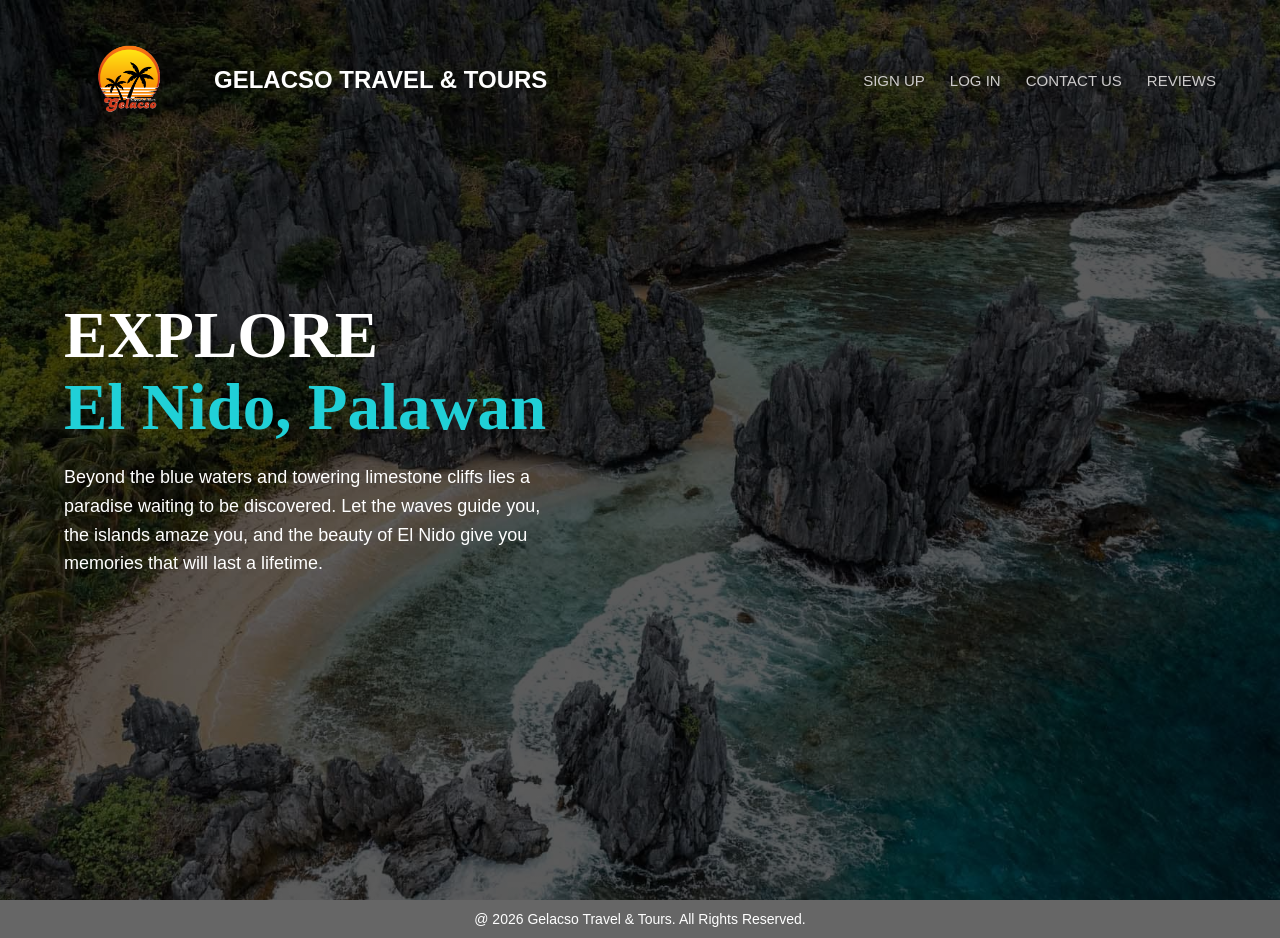
<file: index.html>
<!DOCTYPE html>

<html>

<head>
<meta name="viewport" content="width=device-width, initial-scale=1.0">
    <title>Gelacso Travel & Tours</title>

    <link rel="stylesheet" href="style.css">

</head>

<body>

    <section class = "section1">
    <header class="hero">

        <nav>

            <div class="logo">

                <img src="images/gelacso.png">

                <h2>
                    GELACSO TRAVEL & TOURS
                </h2>

            </div>

            <input type="checkbox" id="menu-toggle" class="menu-toggle">
            <label for="menu-toggle" class="hamburger">&#9776;</label>
            <div class="nav-links">
                <a class="register" href="register.php">SIGN UP</a>
                <a href="login.php">LOG IN</a>
                <a href="contact.html">CONTACT US</a>
                <a href="reviews.html">REVIEWS</a>
            </div>

        </nav>



        <main>

            <section class="index">

                <h1>
                    EXPLORE <br>
                    <span>El Nido, Palawan</span>
                </h1>

                <p>
                    Beyond the blue waters and towering limestone cliffs lies a paradise waiting to be discovered.
                     Let the waves guide you, the islands amaze you, and the beauty of El Nido give you memories that will last a lifetime.
                </p>

            </section>

        </main>

    </header>
</section>

    <footer>

        <p>
            @ 2026 Gelacso Travel & Tours. All Rights Reserved.
        </p>

    </footer>
</body>

</html>
</file>
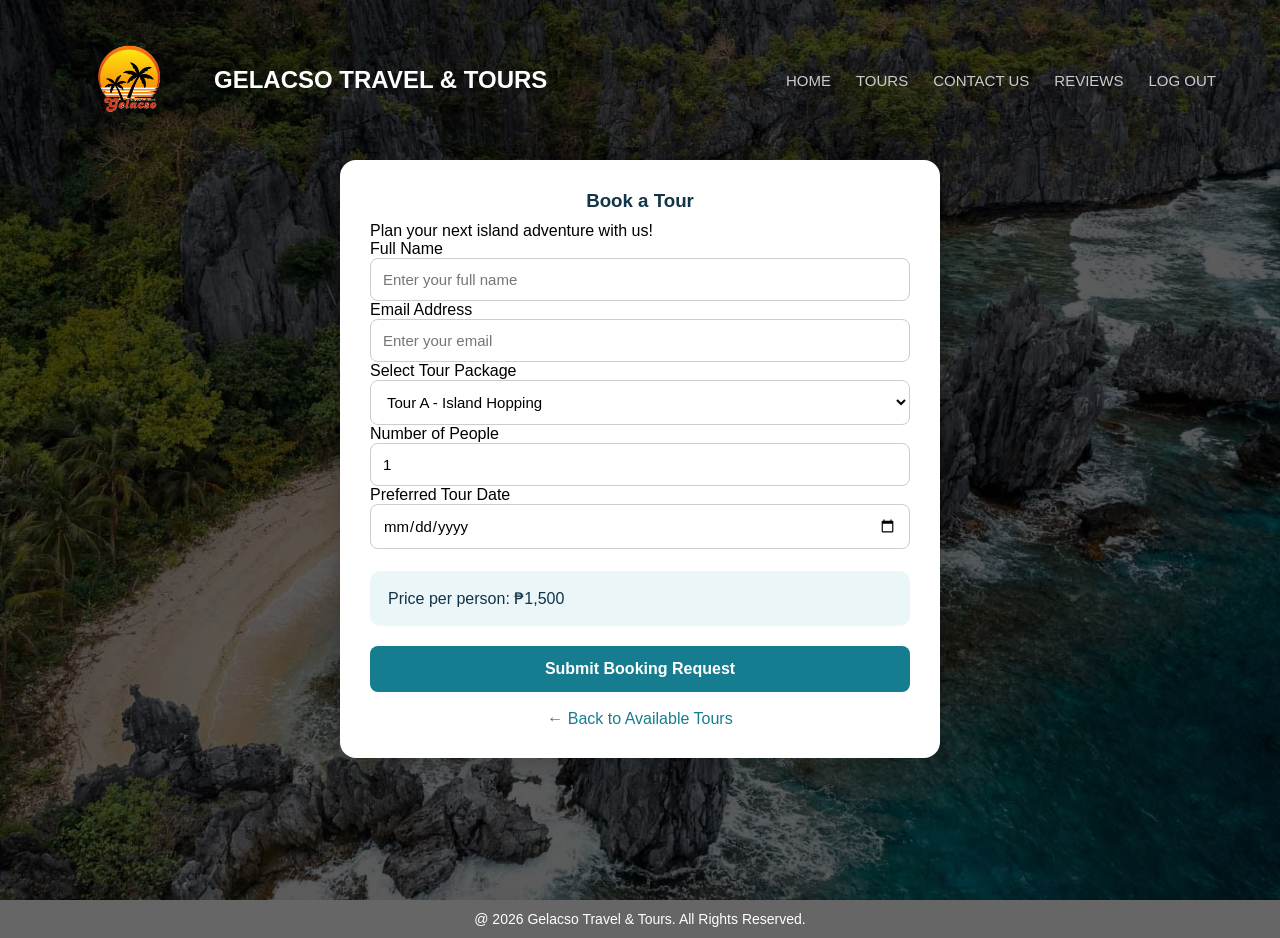
<file: booktour.html>
<?php include "auth.php"; ?>
<!DOCTYPE html>

<html>

<head>

    <title>Gelacso Travel & Tours</title>

    <link rel="stylesheet" href="style.css">

</head>


<body>

   
    <section class="section1">

        <header class="hero">

         
            <nav>

                <div class="logo">

                    <img src="images/gelacso.png" alt="Gelacso Travel & Tours">

                    <h2>
                        GELACSO TRAVEL & TOURS
                    </h2>

                </div>

                <input type="checkbox" id="menu-toggle" class="menu-toggle">
                <label for="menu-toggle" class="hamburger">&#9776;</label>
                <div class="nav-links">
                    <a href="home.html">HOME</a>
                    <a href="tours.html">TOURS</a>
                    <a href="contact.html">CONTACT US</a>
                    <a href="reviews.html">REVIEWS</a>
                    <a href="logout.php">LOG OUT</a>
                </div>

            </nav>

           
            <main>

                <section class="booking-page">

                    <div class="booking-container">

                        <h1>Book a Tour</h1>

                        <p class="booking-description">
                            Plan your next island adventure with us!
                        </p>

                        <form class="booking-form" id="bookingForm">

                            <label for="customerName">
                                Full Name
                            </label>

                            <input
                                type="text"
                                id="customerName"
                                name="customerName"
                                placeholder="Enter your full name"
                                required
                            >

                            <label for="customerEmail">
                                Email Address
                            </label>

                            <input
                                type="email"
                                id="customerEmail"
                                name="customerEmail"
                                placeholder="Enter your email"
                                required
                            >

                            <label for="tour">
                                Select Tour Package
                            </label>

                            <select id="tour" name="tour" required>
                                <option value="A">Tour A - Island Hopping</option>
                                <option value="B">Tour B - Island Hopping</option>
                                <option value="C">Tour C - Island Hopping</option>
                                <option value="D">Tour D - Island Hopping</option>
                            </select>

                            <label for="people">
                                Number of People
                            </label>

                            <input
                                type="number"
                                id="people"
                                name="people"
                                min="1"
                                max="100"
                                value="1"
                                required
                            >

                            <label for="tourDate">
                                Preferred Tour Date
                            </label>

                            <input
                                type="date"
                                id="tourDate"
                                name="tourDate"
                                required
                            >

                            <div class="booking-total">

                                <p>Price per person: ₱1,500</p>


                            </div>

                            <button
                                type="submit"
                                class="booking-submit"
                            >
                                Submit Booking Request
                            </button>

                            <a href="home.html" class="booking-back">
                                ← Back to Available Tours
                            </a>

                        </form>

                    </div>

                </section>

            </main>

        </header>

    </section>
    
    <footer>

        <p>
            @ 2026 Gelacso Travel & Tours. All Rights Reserved.
        </p>

    </footer>
</body>

</html>
</file>
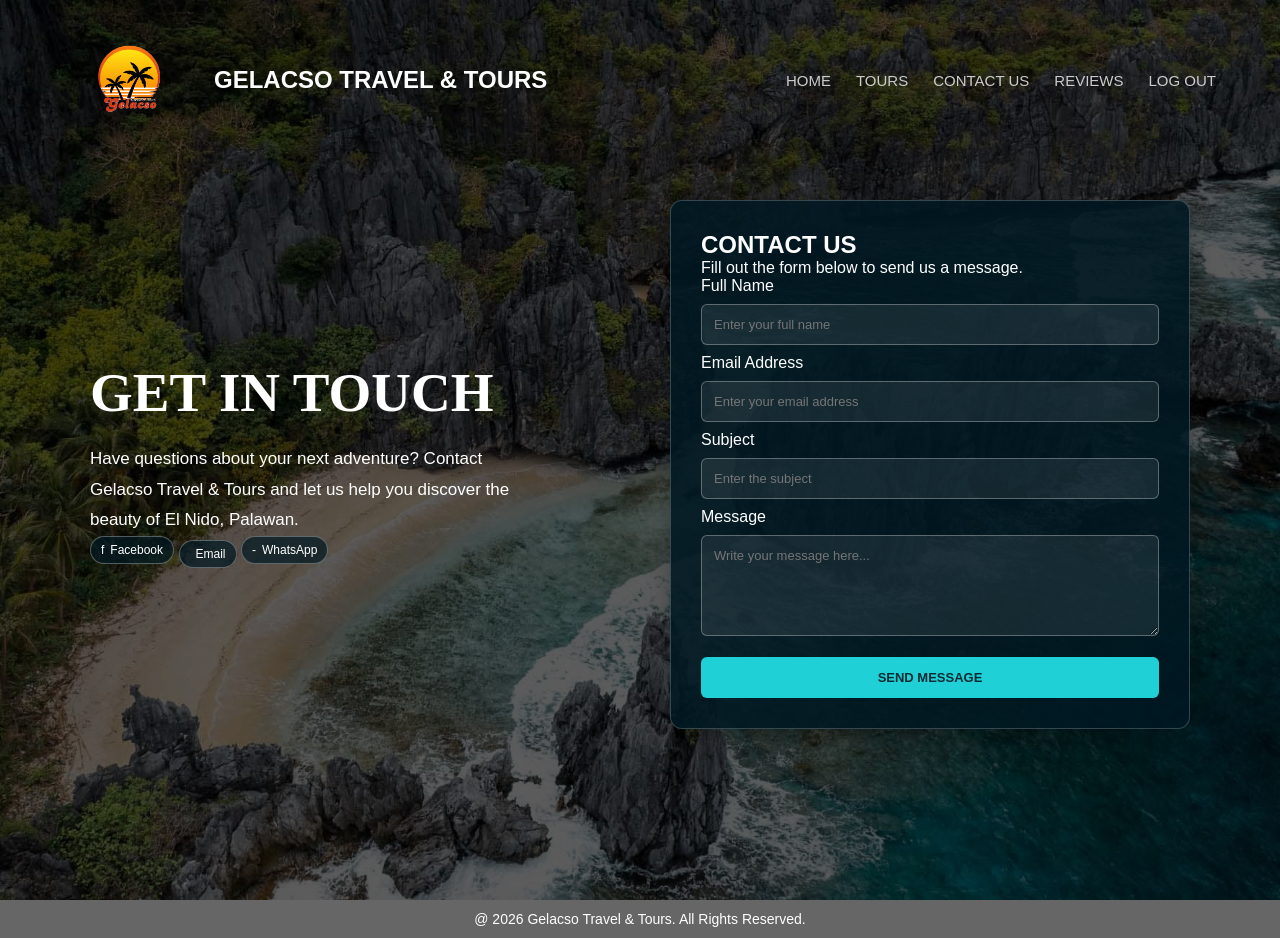
<file: contact.html>
<!DOCTYPE html>
<html>

<head>
    <meta name="viewport" content="width=device-width, initial-scale=1.0">
    <title>Contact Us - Gelacso Travel & Tours</title>
    <link rel="stylesheet" href="style.css">
</head>

<body>

    <section class="section1">
        <header class="hero">

            
<nav>


    <div class="logo">
        <img src="images/gelacso.png" alt="Gelacso Travel & Tours">
        <h2>GELACSO TRAVEL & TOURS</h2>
    </div>

    <!-- Keep your existing links inside this div -->
    <input type="checkbox" id="menu-toggle" class="menu-toggle">
    <label for="menu-toggle" class="hamburger">&#9776;</label>
    <div class="nav-links">
        <a href="home.html">HOME</a>
        <a href="tours.html">TOURS</a>
        <a href="contact.html">CONTACT US</a>
        <a href="reviews.html">REVIEWS</a>
        <a href="logout.php">LOG OUT</a>
    </div>
</nav>

            <main class="contact-page">

                <section class="contact-info">
                    <h1>GET IN TOUCH</h1>

<p>
    Have questions about your next adventure?
    Contact Gelacso Travel & Tours and let us help you discover the beauty of El Nido, Palawan.
</p>

<div class="contact-socials">

    <a 
       aria-label="Facebook">
        <span class="social-f">f</span>
        Facebook
    </a>

    <a
       aria-label="Email">
        <span class="social-email"></span>
        Email
    </a>

    <a 
       aria-label="WhatsApp">
        <span class="social-whatsapp">-</span>
        WhatsApp
    </a>

</div>

                </section>

                <section class="contact-form-container">

                    <h2>CONTACT US</h2>

                    <p>Fill out the form below to send us a message.</p>

                    <form action="#" method="post">

                        <label for="fullname">Full Name</label>
                        <input
                            type="text"
                            id="fullname"
                            name="fullname"
                            placeholder="Enter your full name"
                            required
                        >

                        <label for="email">Email Address</label>
                        <input
                            type="email"
                            id="email"
                            name="email"
                            placeholder="Enter your email address"
                            required
                        >

                        <label for="subject">Subject</label>
                        <input
                            type="text"
                            id="subject"
                            name="subject"
                            placeholder="Enter the subject"
                            required
                        >

                        <label for="message">Message</label>
                        <textarea
                            id="message"
                            name="message"
                            rows="5"
                            placeholder="Write your message here..."
                            required
                        ></textarea>

                        <button type="submit">SEND MESSAGE</button>

                    </form>

                </section>

            </main>

        </header>
    </section>

    <footer>
        <p>
            @ 2026 Gelacso Travel & Tours. All Rights Reserved.
        </p>
    </footer>

</body>
</html>
</file>
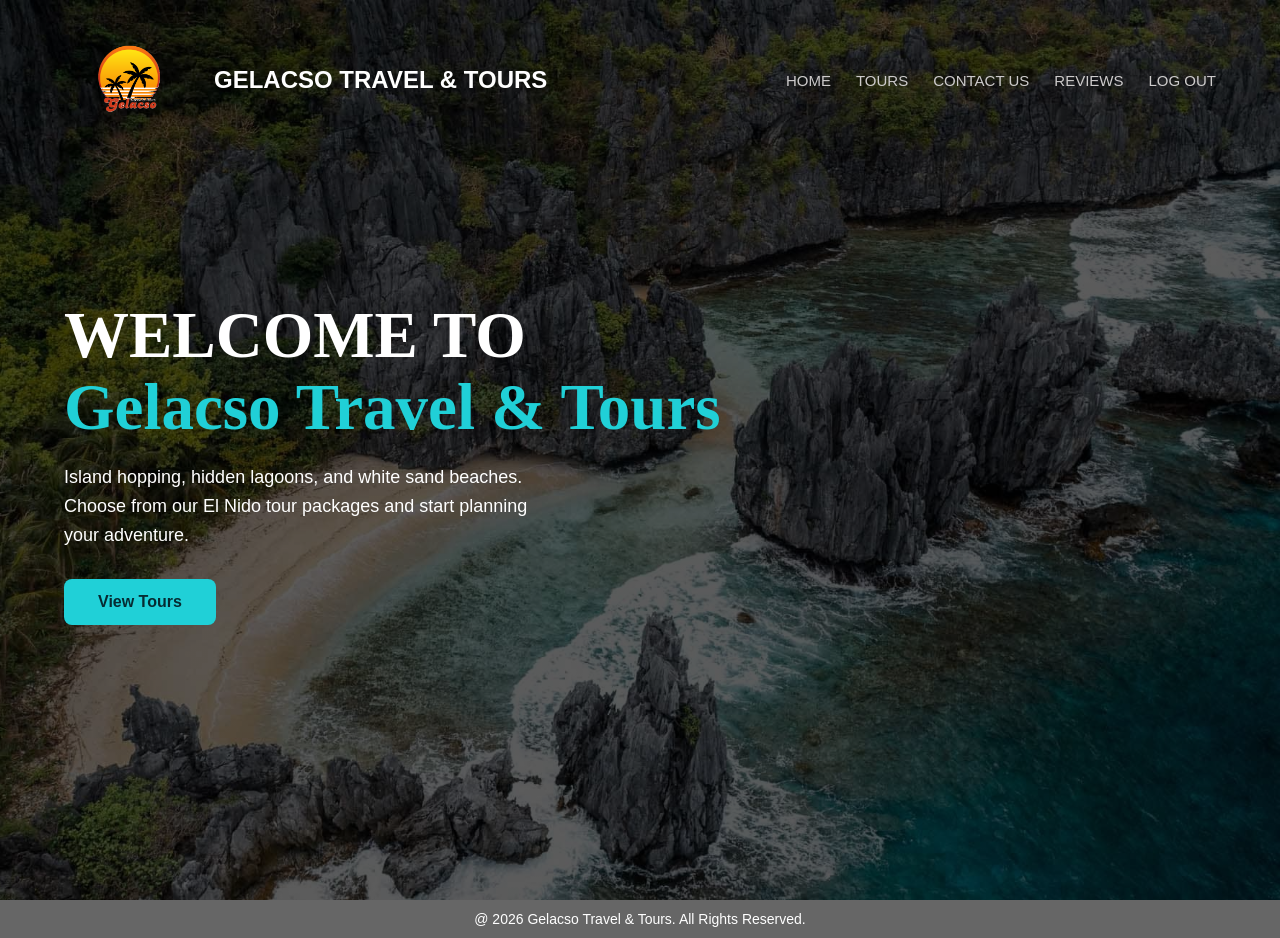
<file: home.html>
<?php include "auth.php"; ?>
<!DOCTYPE html>
<html>
<head>
    <meta name="viewport" content="width=device-width, initial-scale=1.0">
    <title>Gelacso Travel & Tours</title>
    <link rel="stylesheet" href="style.css">
</head>
<body>
    <body class="tours-bg">
    <section class="section1">
    <header class="hero">
        <nav>
            <div class="logo">
                <img src="images/gelacso.png" alt="Gelacso Travel & Tours">
                <h2>GELACSO TRAVEL & TOURS</h2>
            </div>
            <input type="checkbox" id="menu-toggle" class="menu-toggle">
            <label for="menu-toggle" class="hamburger">&#9776;</label>
            <div class="nav-links">
                <a href="home.html">HOME</a>
                <a href="tours.html">TOURS</a>
                <a href="contact.html">CONTACT US</a>
                <a href="reviews.html">REVIEWS</a>
                <a href="logout.php">LOG OUT</a>
            </div>
        </nav>

        <main>
            <section class="index">
                <h1>
                    WELCOME TO <br>
                    <span>Gelacso Travel & Tours</span>
                </h1>
                <p>
                    Island hopping, hidden lagoons, and white sand beaches.
                    Choose from our El Nido tour packages and start planning your adventure.
                </p>
                <a href="tours.html" class="view-tours-btn">View Tours</a>
            </section>
        </main>
    </header>
    </section>
</body>
    <footer>
        <p>@ 2026 Gelacso Travel & Tours. All Rights Reserved.</p>
    </footer>
</body>
</html>
</file>
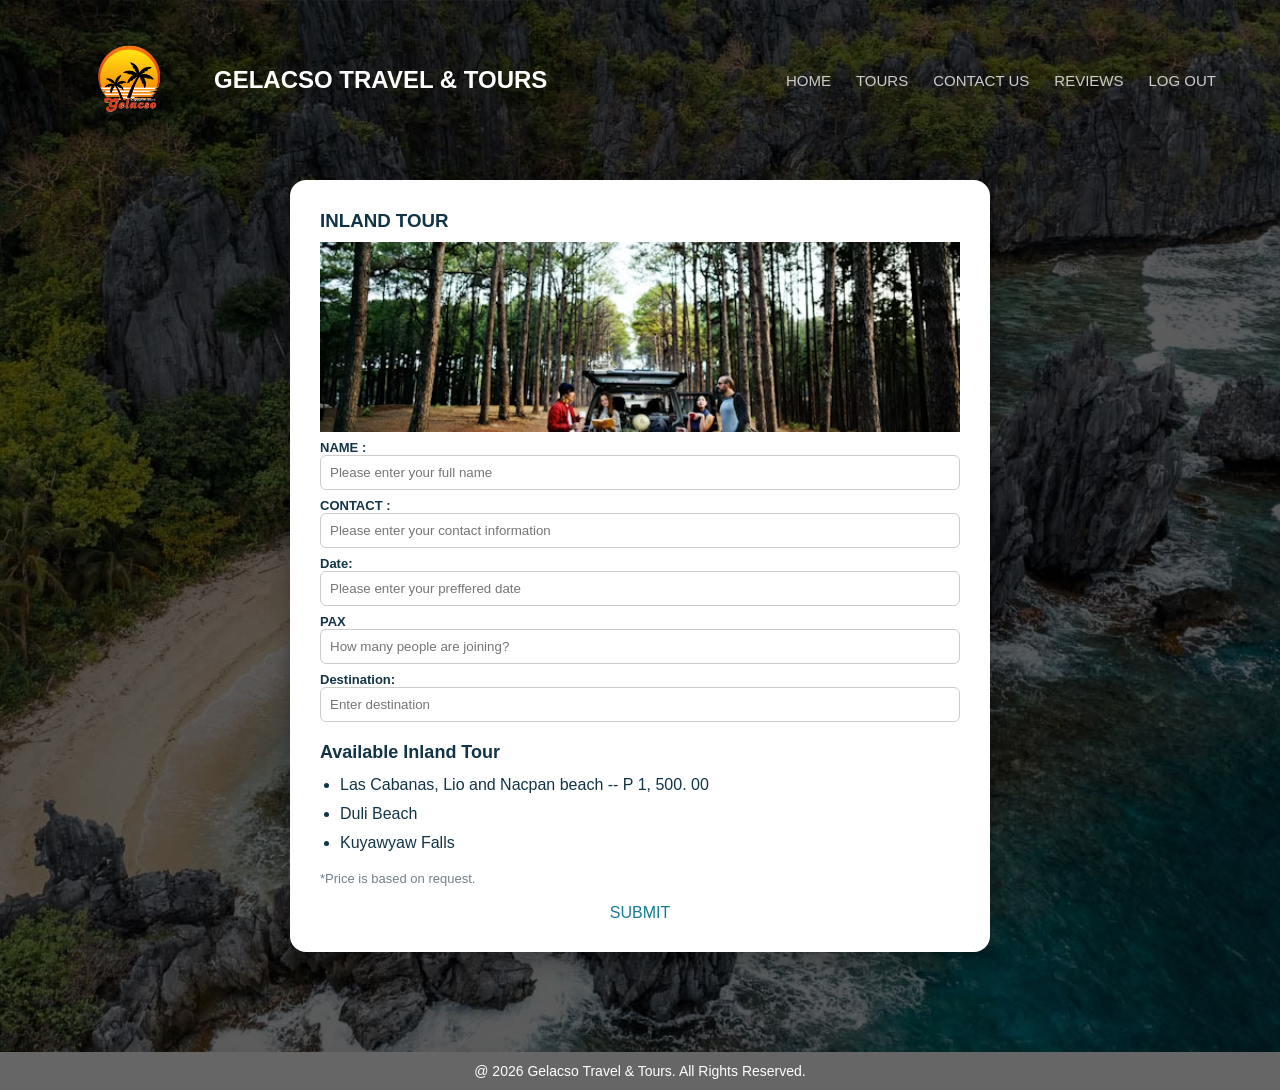
<file: inland.html>
<?php include "auth.php"; ?>
<!DOCTYPE html>
<html>
<head>
    <meta name="viewport" content="width=device-width, initial-scale=1.0">
    <title>INLAND TOUR - Gelacso Travel & Tours</title>
    <link rel="stylesheet" href="style.css">
</head>
<body>
    <section class="section1">
    <header class="hero">

        <nav>
            <div class="logo">
                <img src="images/gelacso.png" alt="Gelacso Travel & Tours">
                <h2>GELACSO TRAVEL & TOURS</h2>
            </div>
            <input type="checkbox" id="menu-toggle" class="menu-toggle">
            <label for="menu-toggle" class="hamburger">&#9776;</label>
            <div class="nav-links">
                <a href="home.html">HOME</a>
                <a href="tours.html">TOURS</a>
                <a href="contact.html">CONTACT US</a>
                <a href="reviews.html">REVIEWS</a>
                <a href="logout.php">LOG OUT</a>
            </div>
        </nav>

        <main>
            <section class="simple-page">
                <div class="simple-box">
                    <h1>INLAND TOUR</h1>

                    <div class="van-photo">
    <img src="images/inland.png" alt="Van transfer">
</div>

                    <div class="van-form">
                        <label>NAME : </label>
                        <input type="text" placeholder="Please enter your full name">
                        <label>CONTACT :</label>
                        <input type="text" placeholder="Please enter your contact information">
                        <label>Date:</label>
                        <input type="text" placeholder="Please enter your preffered date">
                        <label>PAX</label>
                        <input type="text" placeholder="How many people are joining?">
                         <label>Destination:</label>
                        <input type="text" placeholder="Enter destination">
                    </div>

                    <h2>Available Inland Tour</h2>
                    <ul>
                        <li>Las Cabanas, Lio and Nacpan beach -- P 1, 500. 00</li>
                        <li>Duli Beach </li>
                        <li>Kuyawyaw Falls</li>

                    </ul>

                    <p class="simple-note">*Price is based on request.</p>

                     <a class="booking-back"> SUBMIT</a>
                </div>
            </section>
        </main>

    </header>
    </section>

    <footer>
        <p>@ 2026 Gelacso Travel & Tours. All Rights Reserved.</p>
    </footer>
</body>
</html>
</file>
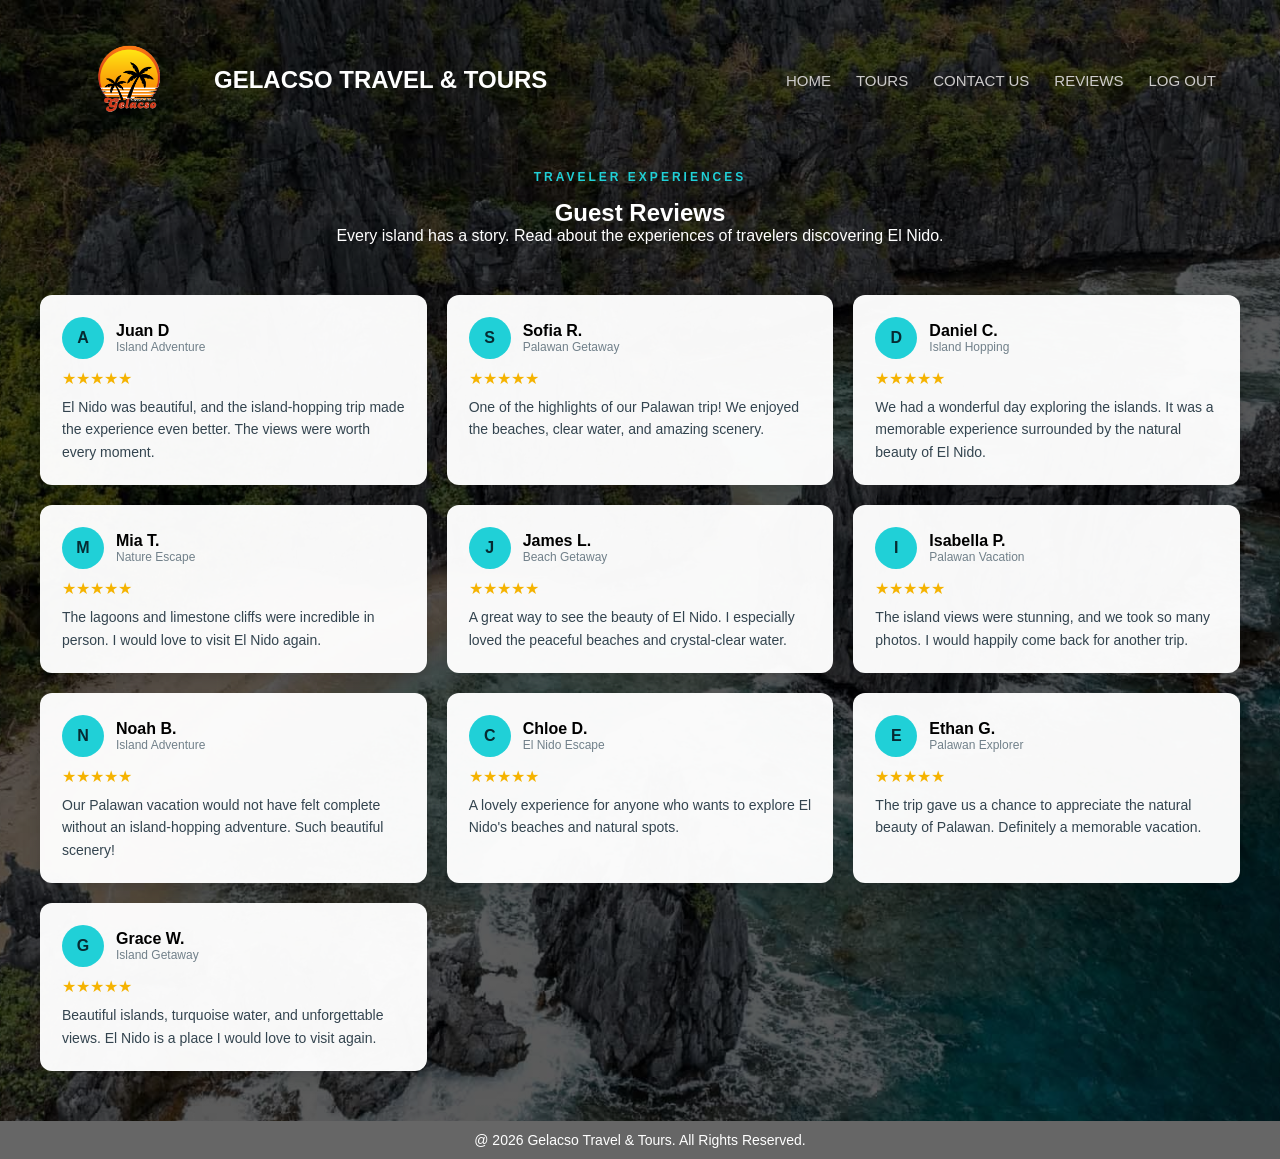
<file: reviews.html>
<!DOCTYPE html>
<html>

<head>
    <meta name="viewport" content="width=device-width, initial-scale=1.0">
    <title>Contact Us - Gelacso Travel & Tours</title>
    <link rel="stylesheet" href="style.css">
</head>

<body>

    <section class="section1">
        <header class="hero">

            <nav>

                <div class="logo">
                    <img src="images/gelacso.png">
                    <h2>GELACSO TRAVEL & TOURS</h2>
                </div>

                <input type="checkbox" id="menu-toggle" class="menu-toggle">
                <label for="menu-toggle" class="hamburger">&#9776;</label>
                <div class="nav-links">
                    <a href="home.html">HOME</a>
                    <a href="tours.html">TOURS</a>
                    <a href="contact.html">CONTACT US</a>
                    <a href="reviews.html">REVIEWS</a>
                    <a href="logout.php">LOG OUT</a>
                </div>

            </nav>

            <main class="reviews-content">

                <div class="reviews-heading">
                    <p class="reviews-label">TRAVELER EXPERIENCES</p>
                    <h1>Guest <span>Reviews</span></h1>
                    <p>
                        Every island has a story. Read about the
                        experiences of travelers discovering El Nido.
                    </p>
                </div>

                <div class="reviews-grid">

                    <article class="review-card">
                        <div class="review-top">
                            <div class="review-avatar">A</div>
                            <div>
                                <h3>Juan D</h3>
                                <p>Island Adventure</p>
                            </div>
                        </div>
                        <div class="review-stars">★★★★★</div>
                        <p class="review-text">
                            El Nido was beautiful, and the island-hopping
                            trip made the experience even better. The views
                            were worth every moment.
                        </p>
                    </article>

                    <article class="review-card">
                        <div class="review-top">
                            <div class="review-avatar">S</div>
                            <div>
                                <h3>Sofia R.</h3>
                                <p>Palawan Getaway</p>
                            </div>
                        </div>
                        <div class="review-stars">★★★★★</div>
                        <p class="review-text">
                            One of the highlights of our Palawan trip!
                            We enjoyed the beaches, clear water, and
                            amazing scenery.
                        </p>
                    </article>

                    <article class="review-card">
                        <div class="review-top">
                            <div class="review-avatar">D</div>
                            <div>
                                <h3>Daniel C.</h3>
                                <p>Island Hopping</p>
                            </div>
                        </div>
                        <div class="review-stars">★★★★★</div>
                        <p class="review-text">
                            We had a wonderful day exploring the islands.
                            It was a memorable experience surrounded by
                            the natural beauty of El Nido.
                        </p>
                    </article>

                    <article class="review-card">
                        <div class="review-top">
                            <div class="review-avatar">M</div>
                            <div>
                                <h3>Mia T.</h3>
                                <p>Nature Escape</p>
                            </div>
                        </div>
                        <div class="review-stars">★★★★★</div>
                        <p class="review-text">
                            The lagoons and limestone cliffs were
                            incredible in person. I would love to visit
                            El Nido again.
                        </p>
                    </article>

                    <article class="review-card">
                        <div class="review-top">
                            <div class="review-avatar">J</div>
                            <div>
                                <h3>James L.</h3>
                                <p>Beach Getaway</p>
                            </div>
                        </div>
                        <div class="review-stars">★★★★★</div>
                        <p class="review-text">
                            A great way to see the beauty of El Nido.
                            I especially loved the peaceful beaches and
                            crystal-clear water.
                        </p>
                    </article>

                    <article class="review-card">
                        <div class="review-top">
                            <div class="review-avatar">I</div>
                            <div>
                                <h3>Isabella P.</h3>
                                <p>Palawan Vacation</p>
                            </div>
                        </div>
                        <div class="review-stars">★★★★★</div>
                        <p class="review-text">
                            The island views were stunning, and we took
                            so many photos. I would happily come back
                            for another trip.
                        </p>
                    </article>

                    <article class="review-card">
                        <div class="review-top">
                            <div class="review-avatar">N</div>
                            <div>
                                <h3>Noah B.</h3>
                                <p>Island Adventure</p>
                            </div>
                        </div>
                        <div class="review-stars">★★★★★</div>
                        <p class="review-text">
                            Our Palawan vacation would not have felt
                            complete without an island-hopping adventure.
                            Such beautiful scenery!
                        </p>
                    </article>

                    <article class="review-card">
                        <div class="review-top">
                            <div class="review-avatar">C</div>
                            <div>
                                <h3>Chloe D.</h3>
                                <p>El Nido Escape</p>
                            </div>
                        </div>
                        <div class="review-stars">★★★★★</div>
                        <p class="review-text">
                            A lovely experience for anyone who wants to
                            explore El Nido's beaches and natural spots.
                        </p>
                    </article>

                    <article class="review-card">
                        <div class="review-top">
                            <div class="review-avatar">E</div>
                            <div>
                                <h3>Ethan G.</h3>
                                <p>Palawan Explorer</p>
                            </div>
                        </div>
                        <div class="review-stars">★★★★★</div>
                        <p class="review-text">
                            The trip gave us a chance to appreciate the
                            natural beauty of Palawan. Definitely a
                            memorable vacation.
                        </p>
                    </article>

                    <article class="review-card">
                        <div class="review-top">
                            <div class="review-avatar">G</div>
                            <div>
                                <h3>Grace W.</h3>
                                <p>Island Getaway</p>
                            </div>
                        </div>
                        <div class="review-stars">★★★★★</div>
                        <p class="review-text">
                            Beautiful islands, turquoise water, and
                            unforgettable views. El Nido is a place
                            I would love to visit again.
                        </p>
                    </article>

                </div>

            </main>

        </header>
    </section>

    <footer>
        <p>
            @ 2026 Gelacso Travel & Tours. All Rights Reserved.
        </p>
    </footer>

</body>
</html>
</file>
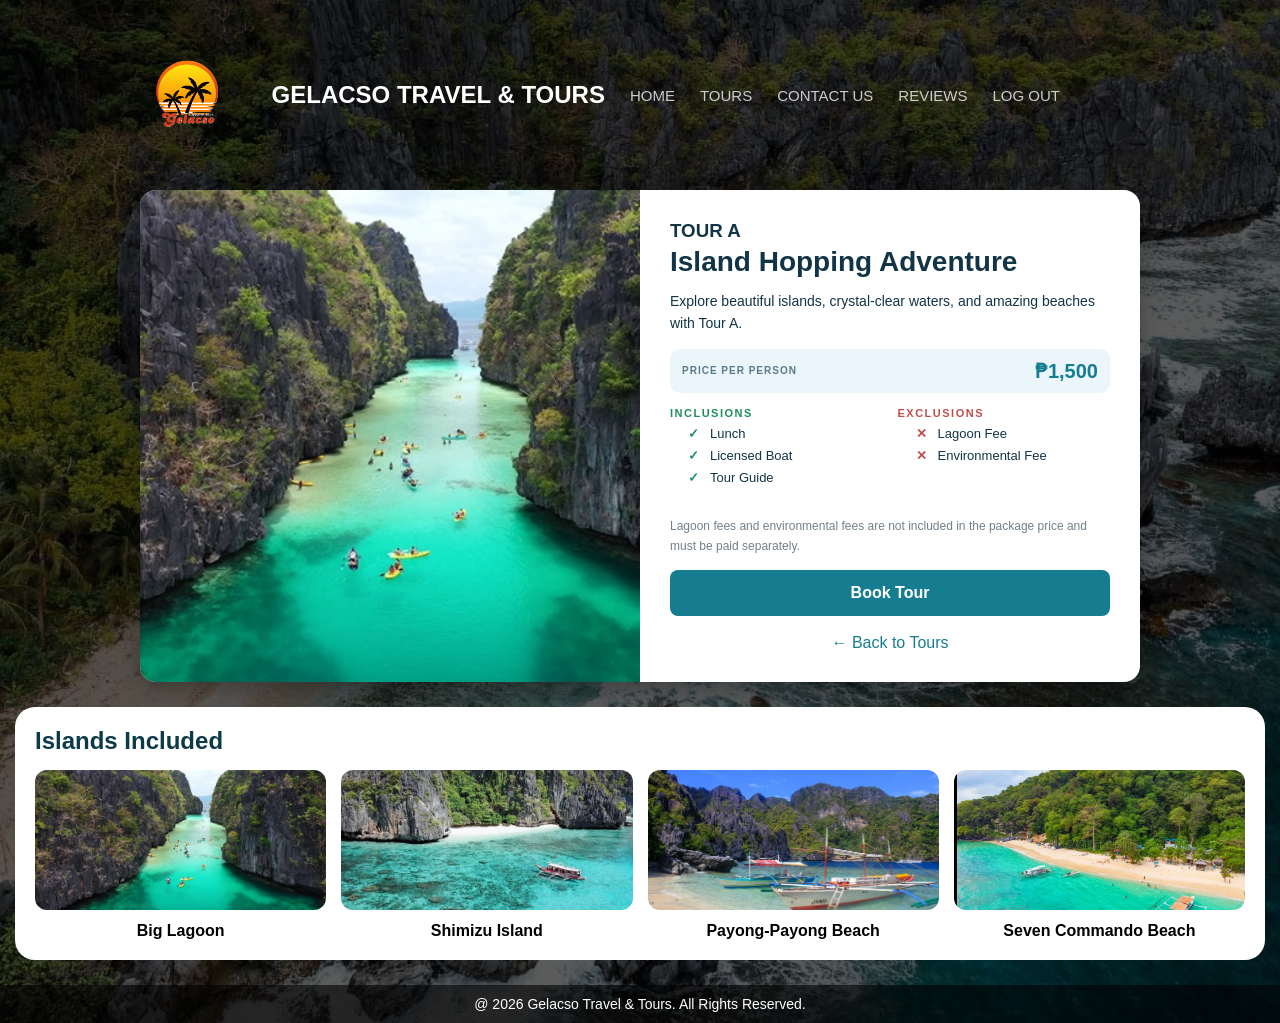
<file: tourA.html>
<?php include "auth.php"; ?>
<!DOCTYPE html>
<html lang="en">
<head>
    <meta charset="UTF-8">
    <meta name="viewport" content="width=device-width, initial-scale=1.0">
    <title>Tour A - Gelacso Travel & Tours</title>
    
    <link rel="stylesheet" href="style.css">
</head>

<body>
     <section class="section1">
    <header class="hero">
 <nav>

<nav>
    
            <div class="logo">
                <img src="images/gelacso.png" alt="Gelacso Travel & Tours">
                <h2>GELACSO TRAVEL & TOURS</h2>
            </div>
            <input type="checkbox" id="menu-toggle" class="menu-toggle">
            <label for="menu-toggle" class="hamburger">&#9776;</label>
            <div class="nav-links">
                <a href="home.html">HOME</a>
                <a href="tours.html">TOURS</a>
                <a href="contact.html">CONTACT US</a>
                <a href="reviews.html">REVIEWS</a>
                <a href="logout.php">LOG OUT</a>
            </div>
        </nav>
 </nav>

    <main>
        <div id="tourDetails" class="tour-details">
            <img src="images/biglagoon.png" alt="Tour A Island Hopping in El Nido">

            <div class="tour-details-info">
                <h3>TOUR A</h3>
                <h1>Island Hopping Adventure</h1>
                <p>Explore beautiful islands, crystal-clear waters, and amazing beaches with Tour A.</p>
            <div class="home-price">
                    <span>PRICE PER PERSON</span>
                    <strong>₱1,500</strong>
                </div>
                  <div class="details-lists">
                    <div class="inclusions">
                        <strong>INCLUSIONS</strong>
                        <ul>
                            <li>Lunch</li>
                            <li>Licensed Boat</li>
                            <li>Tour Guide</li>
                        </ul>
                    </div>
                     <div class="exclusions">
                        <strong>EXCLUSIONS</strong>
                        <ul>
                            <li>Lagoon Fee</li>
                            <li>Environmental Fee</li>
                        </ul>
                    </div>
                </div>
                

                <p class="details-note">Lagoon fees and environmental fees are not included in the package price and must be paid separately.</p>

                <a class="details-book" href="booktour.html">Book Tour</a>
                <a class="booking-back" href="tours.html">← Back to Tours</a>
            </div>
        </div>
          
                <section class="islands">
                    <h2>Islands Included</h2>
                    <div class="islands-grid">
                        <div class="island-card">
                            <img src="images/biglagoon.png" alt="Big Lagoon">
                            <p>Big Lagoon</p>
                        </div>
                        <div class="island-card">
                            <img src="images/simizu.png" alt="Shimizu Island">
                            <p>Shimizu Island</p>
                        </div>
                        <div class="island-card">
                            <img src="images/payong.jpg" alt="Payong-Payong Beach">
                            <p>Payong-Payong Beach</p>
                        </div>
                        <div class="island-card">
                            <img src="images/sevencommando.png" alt="Seven Commando Beach">
                            <p>Seven Commando Beach</p>
                        </div>
                    </div>
               
    </main>

</body>
<footer>
        <p>@ 2026 Gelacso Travel & Tours. All Rights Reserved.</p>
    </footer>
</html>
</body>
</file>
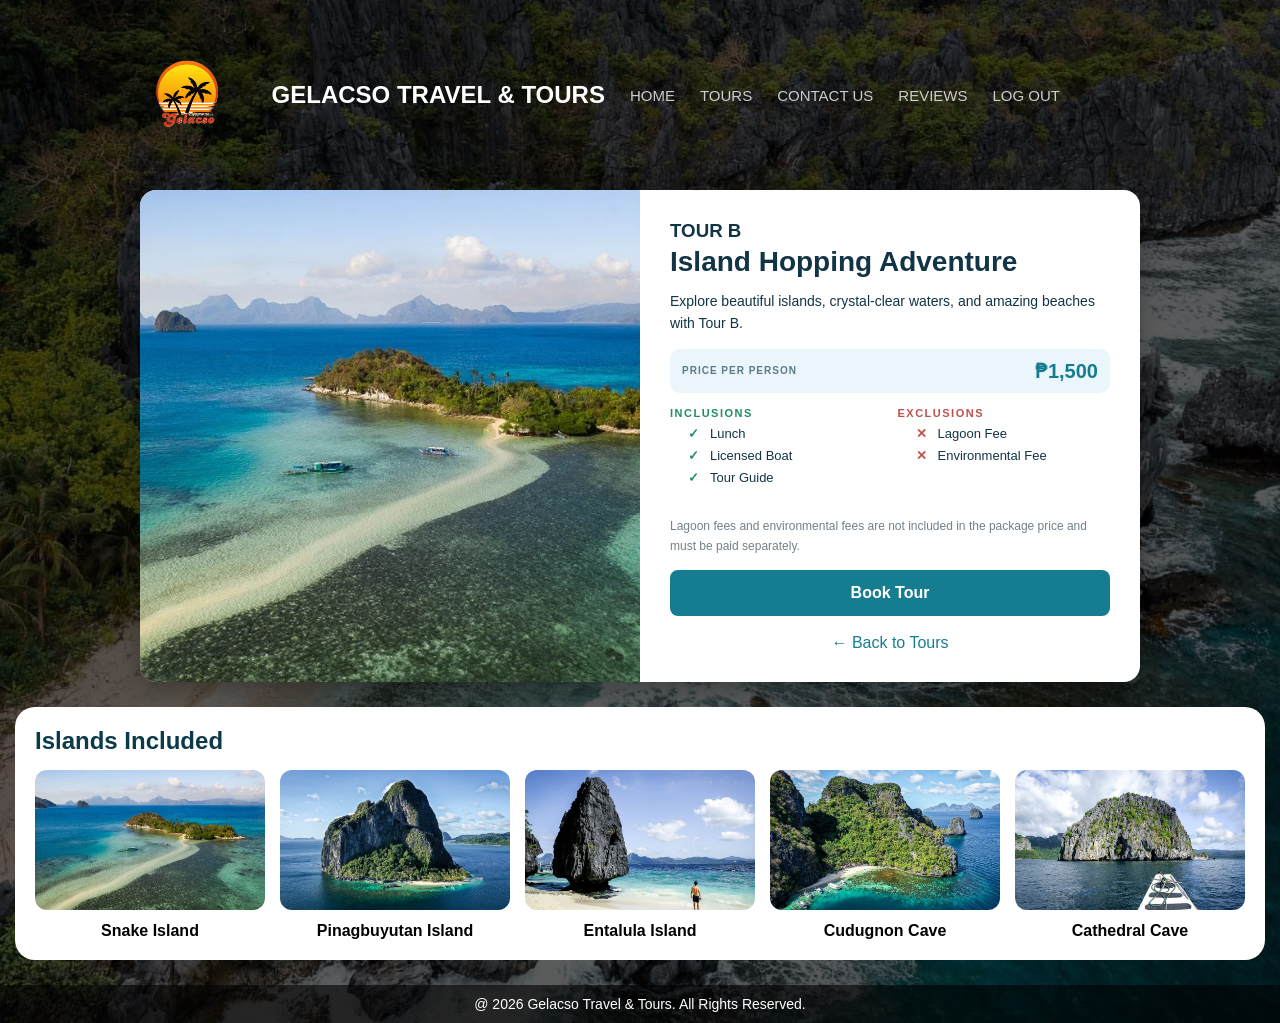
<file: tourB.html>
<?php include "auth.php"; ?>
<!DOCTYPE html>
<html lang="en">
<head>
    <meta charset="UTF-8">
    <meta name="viewport" content="width=device-width, initial-scale=1.0">
    <title>Tour B - Gelacso Travel & Tours</title>
    
    <link rel="stylesheet" href="style.css">
</head>

<body>
     <section class="section1">
    <header class="hero">
 <nav>

<nav>
    
            <div class="logo">
                <img src="images/gelacso.png" alt="Gelacso Travel & Tours">
                <h2>GELACSO TRAVEL & TOURS</h2>
            </div>
            <input type="checkbox" id="menu-toggle" class="menu-toggle">
            <label for="menu-toggle" class="hamburger">&#9776;</label>
            <div class="nav-links">
                <a href="home.html">HOME</a>
                <a href="tours.html">TOURS</a>
                <a href="contact.html">CONTACT US</a>
                <a href="reviews.html">REVIEWS</a>
                <a href="logout.php">LOG OUT</a>
            </div>
        </nav>
 </nav>

    <main>
        <div id="tourDetails" class="tour-details">
            <img src="images/snake.png" alt="Tour B Island Hopping in El Nido">

            <div class="tour-details-info">
                <h3>TOUR B</h3>
                <h1>Island Hopping Adventure</h1>
                <p>Explore beautiful islands, crystal-clear waters, and amazing beaches with Tour B.</p>
            <div class="home-price">
                    <span>PRICE PER PERSON</span>
                    <strong>₱1,500</strong>
                </div>
                  <div class="details-lists">
                    <div class="inclusions">
                        <strong>INCLUSIONS</strong>
                        <ul>
                            <li>Lunch</li>
                            <li>Licensed Boat</li>
                            <li>Tour Guide</li>
                        </ul>
                    </div>
                     <div class="exclusions">
                        <strong>EXCLUSIONS</strong>
                        <ul>
                            <li>Lagoon Fee</li>
                            <li>Environmental Fee</li>
                        </ul>
                    </div>
                </div>

                <p class="details-note">Lagoon fees and environmental fees are not included in the package price and must be paid separately.</p>

                <a class="details-book" href="booktour.html">Book Tour</a>
                <a class="booking-back" href="tours.html">← Back to Tours</a>
            </div>
        </div>
          </div>
          
                <section class="islands">
                    <h2>Islands Included</h2>
                    <div class="islands-grid">
                        <div class="island-card">
                            <img src="images/snake.png" alt="Snake Island">
                            <p>Snake Island</p>
                        </div>
                        <div class="island-card">
                            <img src="images/pinagbuyutan.jpg" alt="Pinagbuyutan Island">
                            <p>Pinagbuyutan Island</p>
                        </div>
                        <div class="island-card">
                            <img src="images/entalula.jpg" alt="Entalula Island">
                            <p>Entalula Island</p>
                        </div>
                        <div class="island-card">
                            <img src="images/cudugnon.jpg" alt="Cudugnon Cave">
                            <p>Cudugnon Cave</p>
                        </div>
                        <div class="island-card">
                            <img src="images/cathedral.jpg" alt="Cathedral Cave">
                            <p>Cathedral Cave</p>
                        </div>
                    </div>
    </main>

</body>
    <footer>
        <p>@ 2026 Gelacso Travel & Tours. All Rights Reserved.</p>
    </footer>
</html>
</body>
</file>
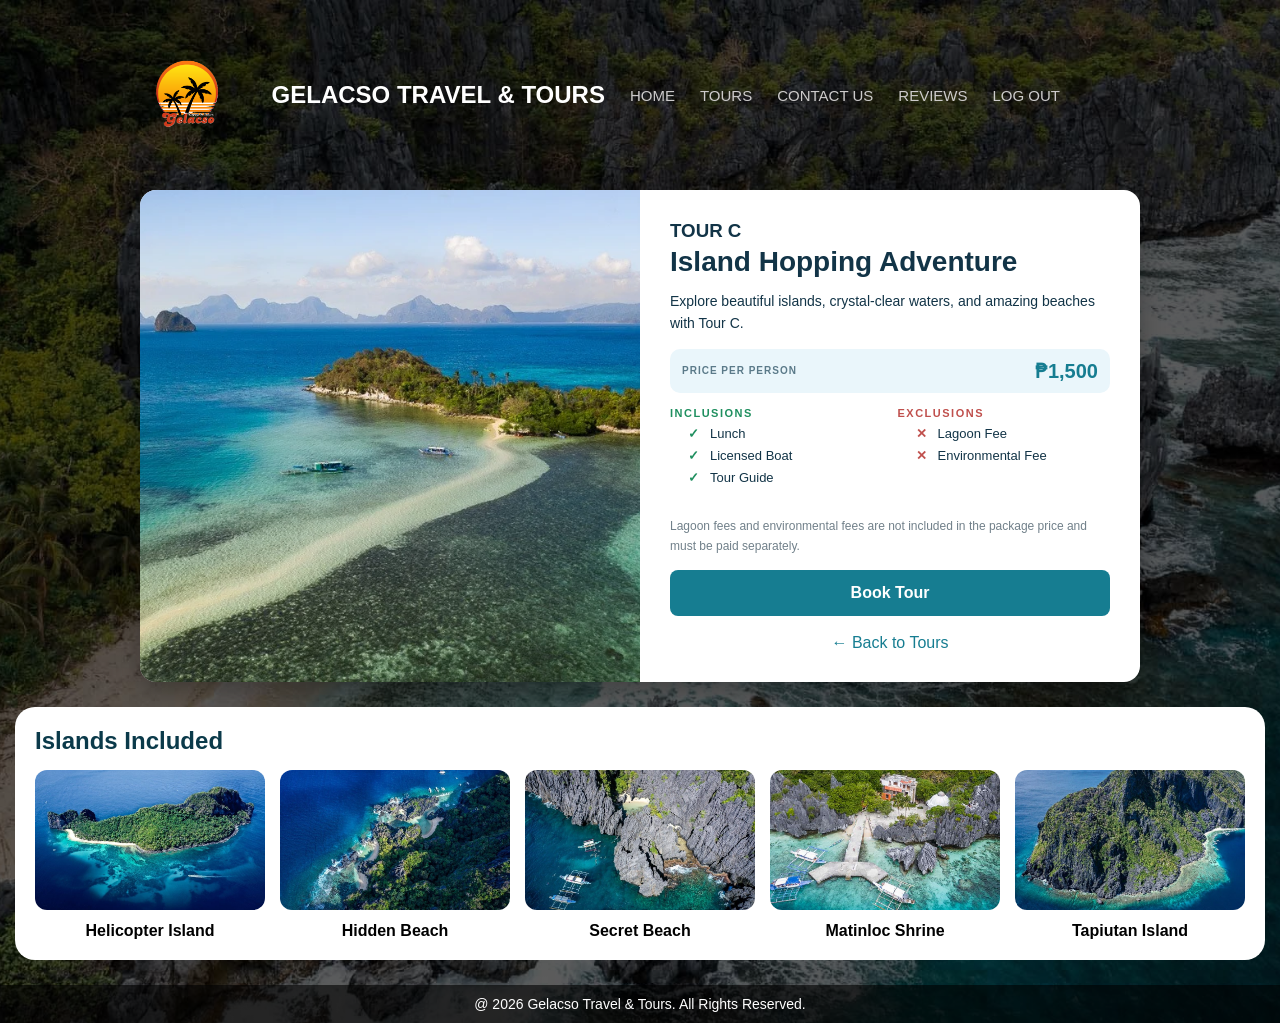
<file: tourC.html>
<?php include "auth.php"; ?>
<!DOCTYPE html>
<html lang="en">
<head>
    <meta charset="UTF-8">
    <meta name="viewport" content="width=device-width, initial-scale=1.0">
    <title>Tour C - Gelacso Travel & Tours</title>
    
    <link rel="stylesheet" href="style.css">
</head>

<body>
     <section class="section1">
    <header class="hero">
 <nav>

<nav>
    
            <div class="logo">
                <img src="images/gelacso.png" alt="Gelacso Travel & Tours">
                <h2>GELACSO TRAVEL & TOURS</h2>
            </div>
            <input type="checkbox" id="menu-toggle" class="menu-toggle">
            <label for="menu-toggle" class="hamburger">&#9776;</label>
            <div class="nav-links">
                <a href="home.html">HOME</a>
                <a href="tours.html">TOURS</a>
                <a href="contact.html">CONTACT US</a>
                <a href="reviews.html">REVIEWS</a>
                <a href="logout.php">LOG OUT</a>
            </div>
        </nav>
 </nav>

    <main>
        <div id="tourDetails" class="tour-details">
            <img src="images/snake.png" alt="Tour C Island Hopping in El Nido">

            <div class="tour-details-info">
                <h3>TOUR C</h3>
                <h1>Island Hopping Adventure</h1>
                <p>Explore beautiful islands, crystal-clear waters, and amazing beaches with Tour C.</p>
            <div class="home-price">
                    <span>PRICE PER PERSON</span>
                    <strong>₱1,500</strong>
                </div>
                  <div class="details-lists">
                    <div class="inclusions">
                        <strong>INCLUSIONS</strong>
                        <ul>
                            <li>Lunch</li>
                            <li>Licensed Boat</li>
                            <li>Tour Guide</li>
                        </ul>
                    </div>
                     <div class="exclusions">
                        <strong>EXCLUSIONS</strong>
                        <ul>
                            <li>Lagoon Fee</li>
                            <li>Environmental Fee</li>
                        </ul>
                    </div>
                </div>

                <p class="details-note">Lagoon fees and environmental fees are not included in the package price and must be paid separately.</p>

                <a class="details-book" href="booktour.html">Book Tour</a>
                <a class="booking-back" href="tours.html">← Back to Tours</a>
            </div>
        </div>
          
                <section class="islands">
                    <h2>Islands Included</h2>
                    <div class="islands-grid">
                        <div class="island-card">
                            <img src="images/helicopter.jpg" alt="Helicopter Island">
                            <p>Helicopter Island</p>
                        </div>
                        <div class="island-card">
                            <img src="images/hidden.jpg" alt="Hidden Beach">
                            <p>Hidden Beach</p>
                        </div>
                        <div class="island-card">
                            <img src="images/secret.jpg" alt="Secret Beach">
                            <p>Secret Beach</p>
                        </div>
                        <div class="island-card">
                            <img src="images/shrine.png" alt="Matinloc Shrine">
                            <p>Matinloc Shrine</p>
                        </div>
                        <div class="island-card">
                            <img src="images/tapiutan.jpg" alt="Tapiutan Island">
                            <p>Tapiutan Island</p>
                        </div>
                    </div>
                </section>
    </main>

</body>
    <footer>
        <p>@ 2026 Gelacso Travel & Tours. All Rights Reserved.</p>
    </footer>
</html>
</body>
</file>
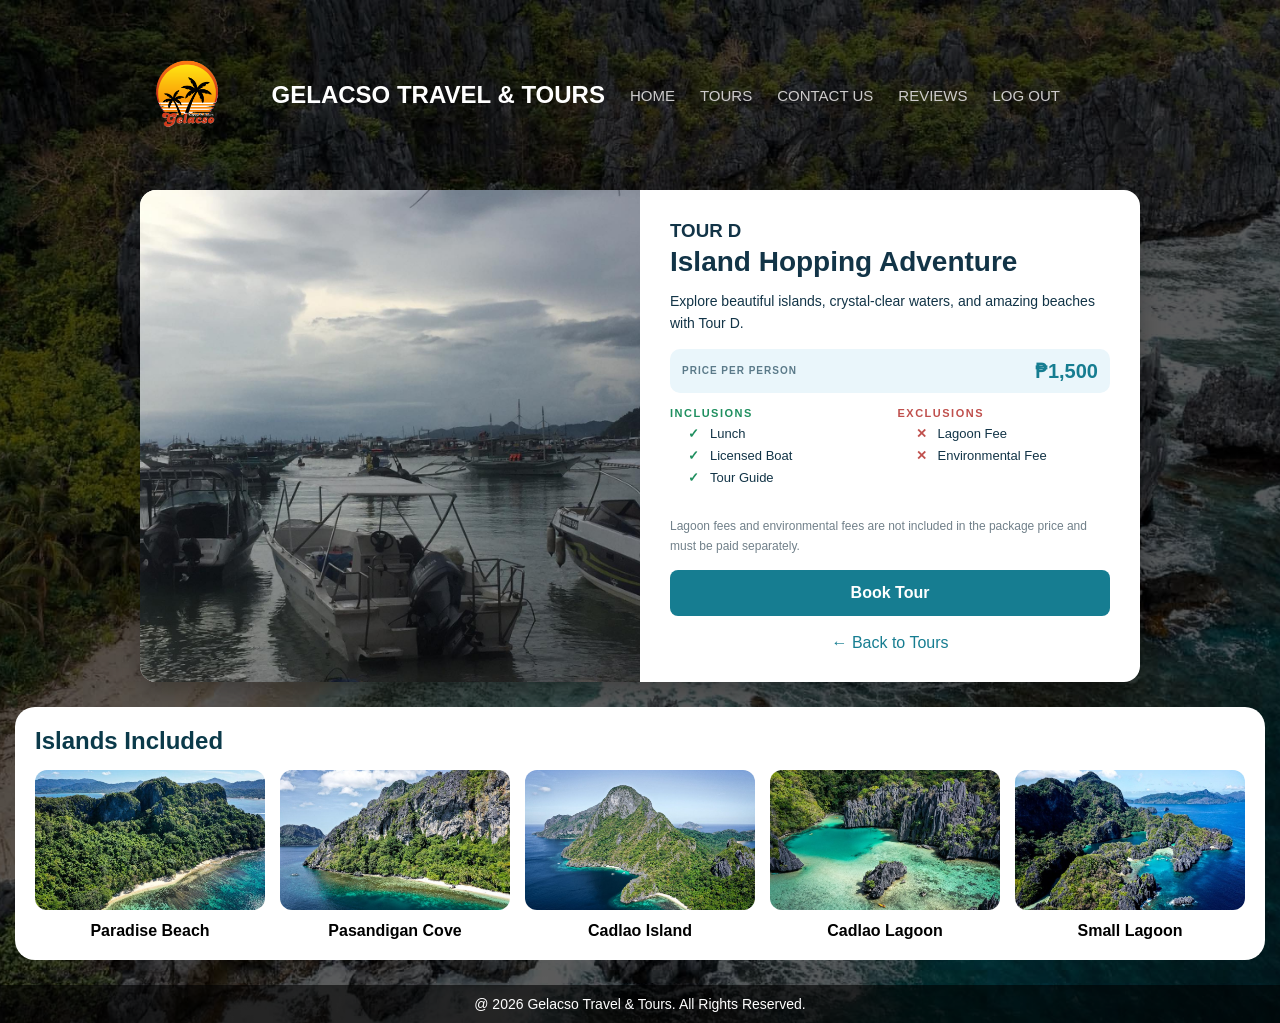
<file: tourD.html>
<?php include "auth.php"; ?>
<!DOCTYPE html>
<html lang="en">
<head>
    <meta charset="UTF-8">
    <meta name="viewport" content="width=device-width, initial-scale=1.0">
    <title>Tour D - Gelacso Travel & Tours</title>
    
    <link rel="stylesheet" href="style.css">
</head>

<body>
     <section class="section1">
    <header class="hero">
 <nav>

<nav>
    
            <div class="logo">
                <img src="images/gelacso.png" alt="Gelacso Travel & Tours">
                <h2>GELACSO TRAVEL & TOURS</h2>
            </div>
            <input type="checkbox" id="menu-toggle" class="menu-toggle">
            <label for="menu-toggle" class="hamburger">&#9776;</label>
            <div class="nav-links">
                <a href="home.html">HOME</a>
                <a href="tours.html">TOURS</a>
                <a href="contact.html">CONTACT US</a>
                <a href="reviews.html">REVIEWS</a>
                <a href="logout.php">LOG OUT</a>
            </div>
        </nav>
 </nav>

    <main>
        <div id="tourDetails" class="tour-details">
            <img src="images/d.jpg" alt="Tour D Island Hopping in El Nido">

            <div class="tour-details-info">
                <h3>TOUR D</h3>
                <h1>Island Hopping Adventure</h1>
                <p>Explore beautiful islands, crystal-clear waters, and amazing beaches with Tour D.</p>
            <div class="home-price">
                    <span>PRICE PER PERSON</span>
                    <strong>₱1,500</strong>
                </div>
                  <div class="details-lists">
                    <div class="inclusions">
                        <strong>INCLUSIONS</strong>
                        <ul>
                            <li>Lunch</li>
                            <li>Licensed Boat</li>
                            <li>Tour Guide</li>
                        </ul>
                    </div>
                     <div class="exclusions">
                        <strong>EXCLUSIONS</strong>
                        <ul>
                            <li>Lagoon Fee</li>
                            <li>Environmental Fee</li>
                        </ul>
                    </div>
                </div>

                <p class="details-note">Lagoon fees and environmental fees are not included in the package price and must be paid separately.</p>

                <a class="details-book" href="booktour.html">Book Tour</a>
                <a class="booking-back" href="tours.html">← Back to Tours</a>
            </div>
        </div>
          
                <section class="islands">
                    <h2>Islands Included</h2>
                    <div class="islands-grid">
                        <div class="island-card">
                            <img src="images/paradise.jpg" alt="Paradise Beach">
                            <p>Paradise Beach</p>
                        </div>
                        <div class="island-card">
                            <img src="images/pasandigan.jpg" alt="Pasandigan Cove">
                            <p>Pasandigan Cove</p>
                        </div>
                        <div class="island-card">
                            <img src="images/cadlaoisland.jpg" alt="Cadlao Island">
                            <p>Cadlao Island</p>
                        </div>
                        <div class="island-card">
                            <img src="images/cadlao.jpg" alt="Cadlao Lagoon">
                            <p>Cadlao Lagoon</p>
                        </div>
                        <div class="island-card">
                            <img src="images/smalllagoon.jpg" alt="Small Lagoon">
                            <p>Small Lagoon</p>
                        </div>
                    </div>
                </section>
    </main>

</body>
    <footer>
        <p>@ 2026 Gelacso Travel & Tours. All Rights Reserved.</p>
    </footer>
</html>
</body>
</file>
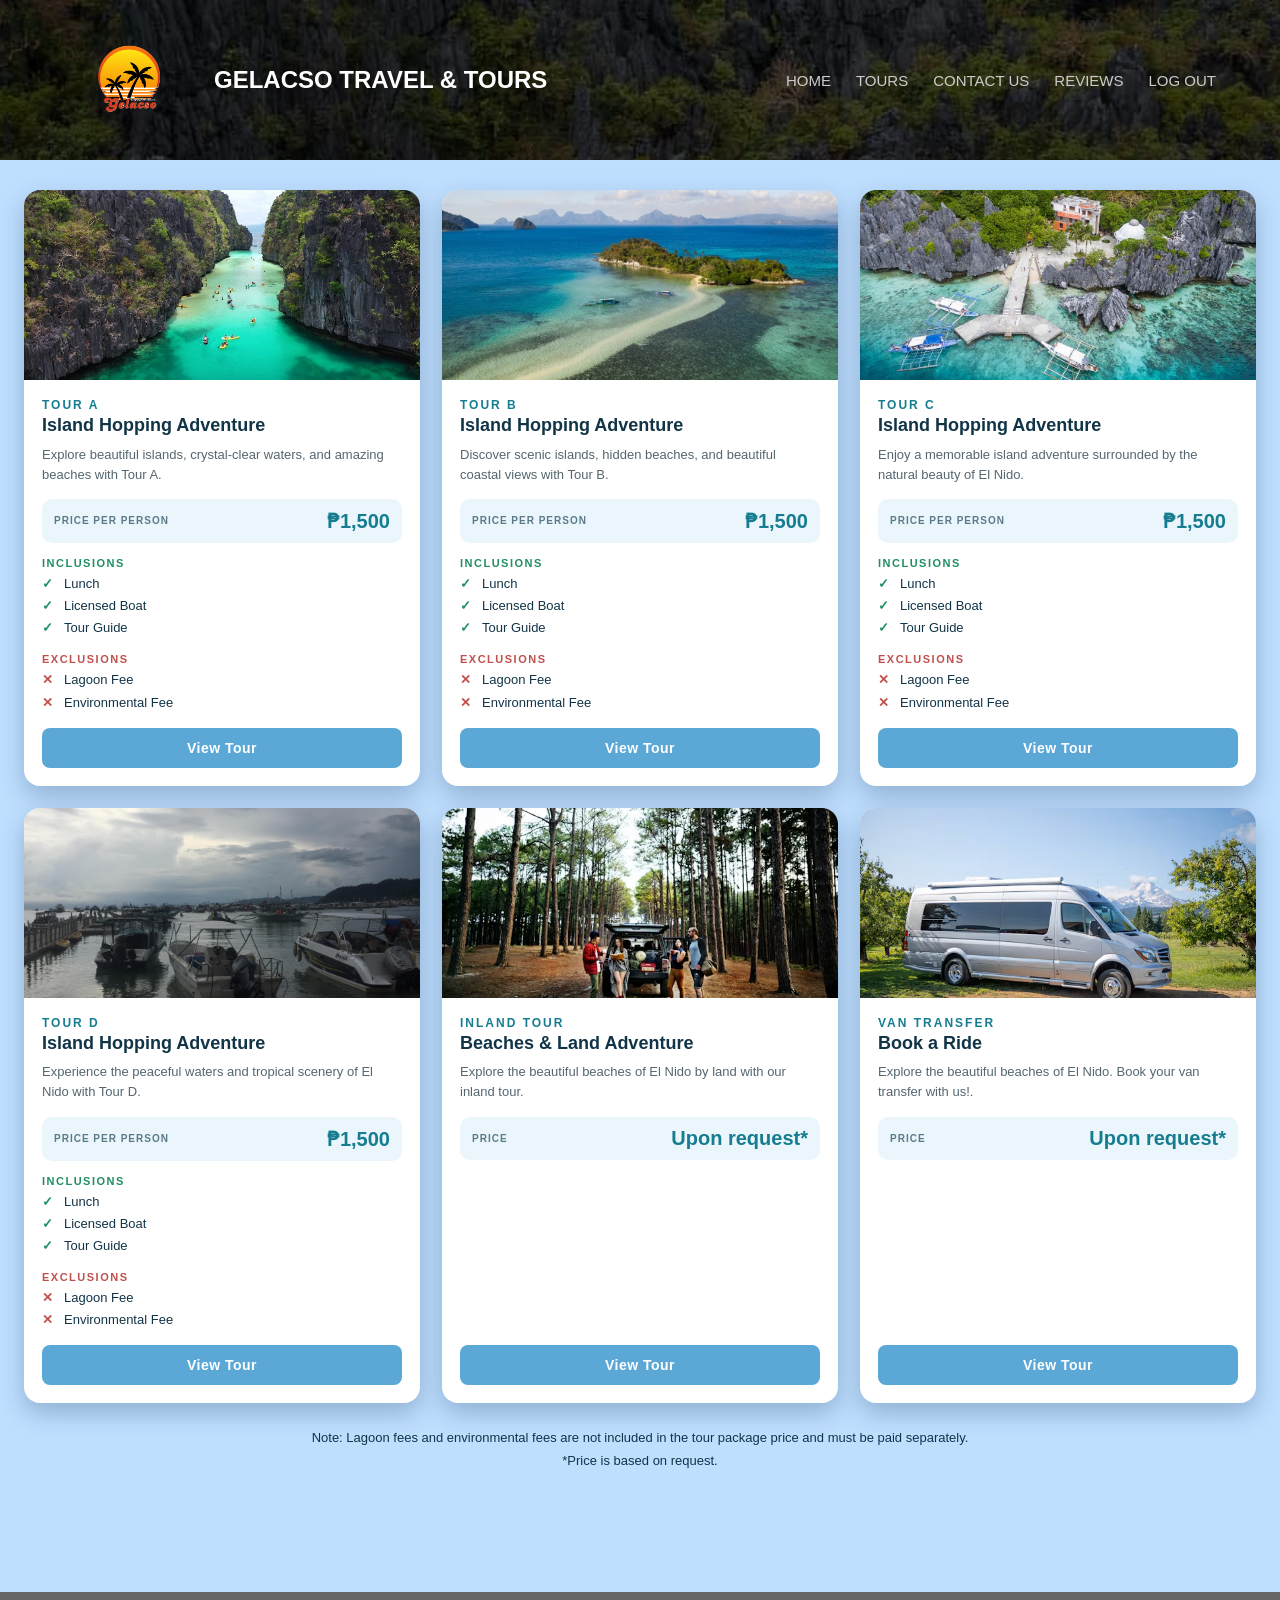
<file: tours.html>
<?php include "auth.php"; ?>
<!DOCTYPE html>
<html>
<head>
    <meta name="viewport" content="width=device-width, initial-scale=1.0">
    <title>Tours - Gelacso Travel & Tours</title>
    <link rel="stylesheet" href="style.css">
</head>
<body>
    <section class="section1">
    <header class="hero">
        <nav>
            <div class="logo">
                <img src="images/gelacso.png" alt="Gelacso Travel & Tours">
                <h2>GELACSO TRAVEL & TOURS</h2>
            </div>
            <input type="checkbox" id="menu-toggle" class="menu-toggle">
            <label for="menu-toggle" class="hamburger">&#9776;</label>
            <div class="nav-links">
                <a href="home.html">HOME</a>
                <a href="tours.html">TOURS</a>
                <a href="contact.html">CONTACT US</a>
                <a href="reviews.html">REVIEWS</a>
                <a href="logout.php">LOG OUT</a>
            </div>
        </nav>

        <main>
            <section class="home-section" id="tours">
                <div class="tour-container">

         
                    <div class="tour-card">
                        <div class="tour-image-placeholder">
                            <img src="images/biglagoon.png" alt="Tour A Island Hopping in El Nido">
                        </div>
                        <div class="tour-info">
                            <h3>TOUR A</h3>
                            <h4>Island Hopping Adventure</h4>
                            <p>Explore beautiful islands, crystal-clear waters, and amazing beaches with Tour A.</p>
                            <div class="home-price">
                                <span>PRICE PER PERSON</span>
                                <strong>₱1,500</strong>
                            </div>
                            <div class="inclusions">
                                <strong>INCLUSIONS</strong>
                                <ul>
                                    <li>Lunch</li>
                                    <li>Licensed Boat</li>
                                    <li>Tour Guide</li>
                                </ul>
                            </div>
                            <div class="exclusions">
                                <strong>EXCLUSIONS</strong>
                                <ul>
                                    <li>Lagoon Fee</li>
                                    <li>Environmental Fee</li>
                                </ul>
                            </div>
                            <button onclick="window.location.href='tourA.html?tour=A'">View Tour</button>
                        </div>
                    </div>

                  
                    <div class="tour-card">
                        <div class="tour-image-placeholder">
                            <img src="images/snake.png" alt="Tour B Island Hopping in El Nido">
                        </div>
                        <div class="tour-info">
                            <h3>TOUR B</h3>
                            <h4>Island Hopping Adventure</h4>
                            <p>Discover scenic islands, hidden beaches, and beautiful coastal views with Tour B.</p>
                            <div class="home-price">
                                <span>PRICE PER PERSON</span>
                                <strong>₱1,500</strong>
                            </div>
                            <div class="inclusions">
                                <strong>INCLUSIONS</strong>
                                <ul>
                                    <li>Lunch</li>
                                    <li>Licensed Boat</li>
                                    <li>Tour Guide</li>
                                </ul>
                            </div>
                            <div class="exclusions">
                                <strong>EXCLUSIONS</strong>
                                <ul>
                                    <li>Lagoon Fee</li>
                                    <li>Environmental Fee</li>
                                </ul>
                            </div>
                            <button onclick="window.location.href='tourB.html?tour=B'">View Tour</button>
                        </div>
                    </div>

                 
                    <div class="tour-card">
                        <div class="tour-image-placeholder">
                            <img src="images/shrine.png" alt="Tour C Island Hopping in El Nido">
                        </div>
                        <div class="tour-info">
                            <h3>TOUR C</h3>
                            <h4>Island Hopping Adventure</h4>
                            <p>Enjoy a memorable island adventure surrounded by the natural beauty of El Nido.</p>
                            <div class="home-price">
                                <span>PRICE PER PERSON</span>
                                <strong>₱1,500</strong>
                            </div>
                            <div class="inclusions">
                                <strong>INCLUSIONS</strong>
                                <ul>
                                    <li>Lunch</li>
                                    <li>Licensed Boat</li>
                                    <li>Tour Guide</li>
                                </ul>
                            </div>
                            <div class="exclusions">
                                <strong>EXCLUSIONS</strong>
                                <ul>
                                    <li>Lagoon Fee</li>
                                    <li>Environmental Fee</li>
                                </ul>
                            </div>
                            <button onclick="window.location.href='tourC.html?tour=C'">View Tour</button>
                        </div>
                    </div>

             
                    <div class="tour-card">
                        <div class="tour-image-placeholder">
                            <img src="images/d.jpg" alt="Tour D Island Hopping in El Nido">
                        </div>
                        <div class="tour-info">
                            <h3>TOUR D</h3>
                            <h4>Island Hopping Adventure</h4>
                            <p>Experience the peaceful waters and tropical scenery of El Nido with Tour D.</p>
                            <div class="home-price">
                                <span>PRICE PER PERSON</span>
                                <strong>₱1,500</strong>
                            </div>
                            <div class="inclusions">
                                <strong>INCLUSIONS</strong>
                                <ul>
                                    <li>Lunch</li>
                                    <li>Licensed Boat</li>
                                    <li>Tour Guide</li>
                                </ul>
                            </div>
                            <div class="exclusions">
                                <strong>EXCLUSIONS</strong>
                                <ul>
                                    <li>Lagoon Fee</li>
                                    <li>Environmental Fee</li>
                                </ul>
                            </div>
                          <button onclick="window.location.href='tourD.html?tour=D'">View Tour</button>
                        </div>
                    </div>
                             <div class="tour-card">
    <div class="tour-image-placeholder">
        <img src="images/inland.png" alt="Inland Tour in El Nido">
    </div>
    <div class="tour-info">
        <h3>INLAND TOUR</h3>
        <h4>Beaches & Land Adventure</h4>
        <p>Explore the beautiful beaches of El Nido by land with our inland tour.</p>
        <div class="home-price">
            <span>PRICE</span>
            <strong>Upon request*</strong>
        </div>
     <button onclick="window.location.href='inland.html'">View Tour</button>
    </div>
</div>
          

<div class="tour-card">
    <div class="tour-image-placeholder">
        <div class="van-photo"> <img src="images/image.png"></div>
    </div>
    <div class="tour-info">
        <h3>VAN TRANSFER</h3>
        <h4>Book a Ride</h4>
        <p>Explore the beautiful beaches of El Nido. Book your van transfer with us!.</p>
      
        <div class="home-price">
            <span>PRICE</span>
            <strong>Upon request*</strong>
        </div>
       <button onclick="window.location.href='van.html'">View Tour</button>
    </div>
</div>
</div> 
            <p class="home-fee-note">
           Note: Lagoon fees and environmental fees are not included
             in the tour package price and must be paid separately.
             <br>*Price is based on request.
              </p>
            </section>
        </main>
    </header>
    </section>

    <footer>
        <p>@ 2026 Gelacso Travel & Tours. All Rights Reserved.</p>
    </footer>
</body>
</html>
</file>
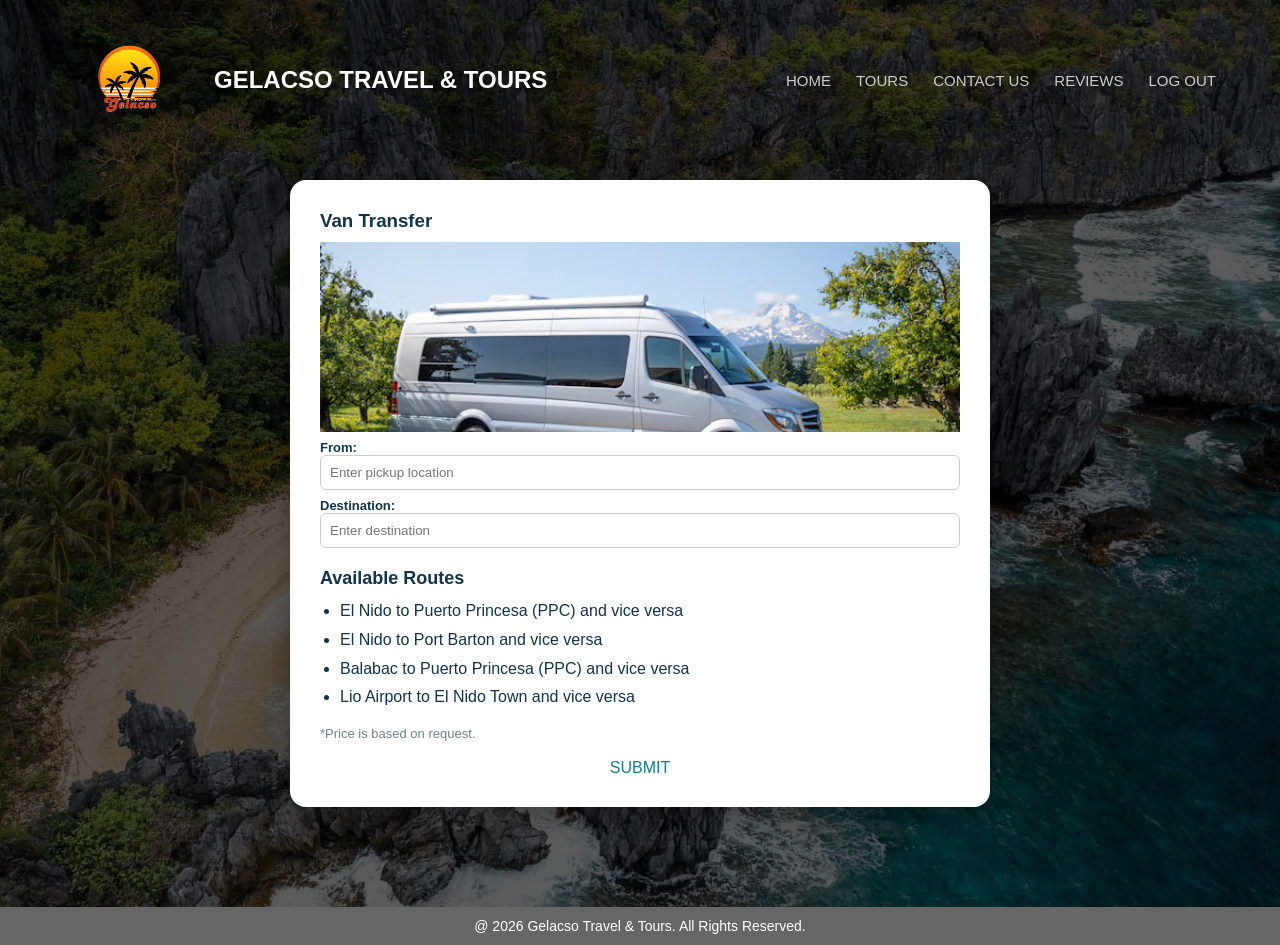
<file: van.html>
<?php include "auth.php"; ?>
<!DOCTYPE html>
<html>
<head>
    <meta name="viewport" content="width=device-width, initial-scale=1.0">
    <title>Van Transfer - Gelacso Travel & Tours</title>
    <link rel="stylesheet" href="style.css">
</head>
<body>
    <section class="section1">
    <header class="hero">

        <nav>
            <div class="logo">
                <img src="images/gelacso.png" alt="Gelacso Travel & Tours">
                <h2>GELACSO TRAVEL & TOURS</h2>
            </div>
            <input type="checkbox" id="menu-toggle" class="menu-toggle">
            <label for="menu-toggle" class="hamburger">&#9776;</label>
            <div class="nav-links">
                <a href="home.html">HOME</a>
                <a href="tours.html">TOURS</a>
                <a href="contact.html">CONTACT US</a>
                <a href="reviews.html">REVIEWS</a>
                <a href="logout.php">LOG OUT</a>
            </div>
        </nav>

        <main>
            <section class="simple-page">
                <div class="simple-box">
                    <h1>Van Transfer</h1>

                    <div class="van-photo">
    <img src="images/image.png" alt="Van transfer">
</div>

                    <div class="van-form">
                        <label>From:</label>
                        <input type="text" placeholder="Enter pickup location">
                        <label>Destination:</label>
                        <input type="text" placeholder="Enter destination">
                    </div>

                    <h2>Available Routes</h2>
                    <ul>
                        <li>El Nido to Puerto Princesa (PPC) and vice versa</li>
                        <li>El Nido to Port Barton and vice versa</li>
                        <li>Balabac to Puerto Princesa (PPC) and vice versa</li>
                        <li>Lio Airport to El Nido Town and vice versa</li>
                    </ul>

                    <p class="simple-note">*Price is based on request.</p>

                     <a class="booking-back"> SUBMIT</a>
                </div>
            </section>
        </main>

    </header>
    </section>

    <footer>
        <p>@ 2026 Gelacso Travel & Tours. All Rights Reserved.</p>
    </footer>
</body>
</html>
</file>
<file: style.css>
/* GENERAL SETTINGS*/ 
* {
    margin: 0;
    padding: 0;
    box-sizing: border-box;
    font-family: 'Poppins', sans-serif;
}


img, video, iframe { max-width: 100%; } /*para di lumampas ang pic sa sceen*/

.section1 {
    min-height: 100vh;
    background: linear-gradient(rgba(0, 0, 0, 0.4), rgba(0, 0, 0, 0.4)), url("images/el nido.jpeg") center / cover;
}
 
.hero {
    min-height: 100vh;
    background: rgba(0, 0, 0, 0.4);
}
 

/* NAVIGATION*/

nav {
    min-height: 100px;
    display: flex;
    justify-content: space-between;
    align-items: center;
    padding: 15px 5%;
    gap: 25px;
}
 
.logo {
    display: flex;
    align-items: center;
    gap: 20px;
    min-width: 0;
    color: white;
} /* logo + pangalan ng company */
 
.logo img {
    width: 130px;
    flex-shrink: 0;
} /* laki ng logo */
 

.nav-links {
    display: flex;
    align-items: center;
    justify-content: flex-end;
    flex-wrap: wrap;
    gap: 25px;
}

.nav-links a {
    color: rgb(205, 203, 203);
    text-decoration: none;
    font-size: 15px;
    white-space: nowrap;
}

.nav-links a:hover {
    color: #20d0d7;
}

/* LANDING PAGE*/
/* EL NIDO SA SA LANDING PAGE*/
.index {
    color: white;
    margin: 140px 0 0 5%;
    padding-bottom: 120px;
} /* lalagyan ng text sa landing at home */
 
.index h1 {
    font-family: 'Playfair Display', serif;
    font-size: 65px;
    line-height: 1.1;
} /* malaking title (EXPLORE / WELCOME TO) */
 
.index span {
    color: #20d0d7;
    font-family: 'Playfair Display', serif;
} /* teal na text (El Nido, Palawan) */
 
.index p {
    width: 500px;
    max-width: 90%;
    margin-top: 20px;
    font-size: 18px;
    line-height: 1.6;
} /* paragraph sa ilalim ng title */
 
.view-tours-btn {
    display: inline-block;
    margin-top: 30px;
    padding: 14px 34px;
    border-radius: 8px;
    background: #20d0d7;
    color: #062b32;
    font-weight: bold;
    text-decoration: none;
    transition: background 0.2s ease;
} /* View Tours button sa home */
 
/* LOGIN PAGE */

.login-page,
.register-page {
    min-height: 50vh;
    display: flex;
    justify-content: center;
    align-items: center;
    padding: 20px;
} /* pang-center ng login at register box */
 

.login-box,
.register-box {
    width: 400px;
    max-width: 100%;
    background: rgba(0, 0, 0, 0.6);
    text-align: center;
    color: white;
} /* itim na box ng login at register */

.login-box { padding: 40px; border-radius: 10px; } /* login lang yung ganitong laki */
.register-box { padding: 20px; border-radius: 15px; } /* register lang */
 
 
.login-box h1 {
    margin-bottom: 30px;
    font-size: 40px;
    font-family: 'Playfair Display', serif;
} /*font log in and space*/

.login-box input,
.register-box input{

  width: 100%;
    padding: 15px;
    margin: 10px 0;
    border: none;
    border-radius: 5px;
}/* box ng input lagayan ng username, password etc */


.login-box button,
.register-box button{
    width: 100%;
    padding: 15px;
    margin-top: 15px;
    border: none;
    border-radius: 5px;
    background: #20d0d7;
    cursor: pointer;
    font-weight: bold;
} /*log in button*/


.login-box a,
.register-box a {
    color: #20d0d7;
    text-decoration: none;
} /*back button*/

.back-home {
    display: inline-block;
    margin-top: 20px;
}  /* space ng back button*/


.already-account {
    margin-top: 15px;
    font-size: 14px;
    color: white;
} /*space ng already keme*/


/* CONTACT PAGE */

.contact-page {
    width: 90%;
    max-width: 1100px;
    margin: 0 auto;
    padding: 40px 0 80px;
    display: grid;
    grid-template-columns: repeat(2, minmax(0, 1fr));
    align-items: center;
    gap: 60px;
} /* box ng information */

.contact-info {
    color: white;
} /* color ng get in touch */

.contact-info h1 {
    margin-bottom: 20px;
    font-family: 'Playfair Display', serif;
    font-size: 55px;
}   /* font ng get in touch */

.contact-info p {
    max-width: 450px;
    font-size: 17px;
    line-height: 1.8;
}   /* paragrapgh sa baba  get in touch */


.contact-form-container {
    padding: 30px;
    color: white;
    background: rgba(0, 25, 35, 0.88);
    border: 1px solid rgba(255, 255, 255, 0.2);
    border-radius: 12px;
    box-shadow: 0 8px 25px rgba(0, 0, 0, 0.25);
}  /* background ng pagkuha info */



.contact-form-container form {
    display: flex;
    flex-direction: column;
    gap: 9px;
} /* space ng name and other info */



.contact-form-container input,
.contact-form-container textarea {
    width: 100%;
    padding: 12px;
    border: 1px solid rgba(255, 255, 255, 0.3);
    border-radius: 6px;
    background: rgba(255, 255, 255, 0.08);
    color: white;
    font-family: inherit;
    font-size: 13px;
    outline: none;
} /* box sa mismong paglagay ng info */

.contact-form-container button {
    margin-top: 12px;
    padding: 13px;
    border: none;
    border-radius: 6px;
    background: #20d0d7;
    color: #062b32;
    font-size: 13px;
    font-weight: bold;
    cursor: pointer;
    transition: background 0.3s;
}  /* send message button */

.contact-info .contact-socials a {
    display: inline-flex;
    align-items: center;
    gap: 6px;
    padding: 6px 10px;
    border: 1px solid rgba(255, 255, 255, 0.3);
    border-radius: 20px;
    background: rgba(0, 25, 35, 0.7);
    color: white;
    font-size: 12px;
    text-decoration: none;
    transition: 0.3s;
}  /* bg ng contact info */


/* TOURS PAGE (tours.html) */
.home-section {
    padding: 30px 24px 100px;
    background: #bfdfff;
} /* light blue bg ng tours page */
 
.home-section .tour-container {
    width: 100%;
    max-width: 1500px;
    margin: 0 auto;
    display: grid;
    grid-template-columns: repeat(3, minmax(0, 1fr));
    align-items: stretch;
    gap: 22px;
} /* grid ng mga tour card (3 columns) */
 
.tour-card {
    overflow: hidden;
    background: white;
    border-radius: 16px;
    box-shadow: 0 10px 25px rgba(0, 40, 80, 0.25);
    transition: transform 0.25s ease, box-shadow 0.25s ease;
} /* puting card ng bawat tour */
 
.tour-card:hover {
    transform: translateY(-6px);
    box-shadow: 0 16px 32px rgba(0, 40, 80, 0.35);
} /* tumataas ng konti pag hinover */
 

.home-section .tour-card {
    min-width: 0;
    display: flex;
    flex-direction: column;
} /* para pantay yung taas ng mga card */
 
.home-section .tour-card img,
.home-section .tour-image-placeholder {
    display: block;
    width: 100%;
    height: 190px;
    flex-shrink: 0;
    object-fit: cover;
} /* pic sa taas ng card */
 


.home-section .tour-info {
    flex: 1;
    min-width: 0;
    display: flex;
    flex-direction: column;
    padding: 18px;
    color: #123447;
} /* text sa loob ng card */
 
.home-section .tour-info h3 {
    margin-bottom: 2px;
    color: #167d91;
    font-size: 12px;
    font-weight: 700;
    letter-spacing: 2px;
} /* TOUR A label */
 
.home-section .tour-info h4 {
    margin-bottom: 8px;
    font-size: 18px;
    font-weight: 700;
    line-height: 1.25;
} /* Island Hopping Adventure */
 
.home-section .tour-info p {
    margin-bottom: 14px;
    color: #556670;
    font-size: 13px;
    line-height: 1.55;
} /* description ng tour */
 
.home-price {
    display: flex;
    justify-content: space-between;
    align-items: center;
    margin-bottom: 14px;
    padding: 10px 12px;
    border-radius: 10px;
    background: #eaf6fb;
} /* box ng price, label sa kaliwa presyo sa kanan */
 
.home-price span {
    color: #5b7a89;
    font-size: 10px;
    font-weight: 600;
    letter-spacing: 1px;
} /* PRICE PER PERSON text */
 
.home-price strong {
    color: #167d91;
    font-size: 20px;
} /* yung ₱1,500 */
 
.inclusions,
.exclusions { margin-bottom: 12px; } /* space sa baba ng inclusions/exclusions */
 
.inclusions strong,
.exclusions strong {
    display: block;
    margin-bottom: 6px;
    font-size: 11px;
    letter-spacing: 1.5px;
} /* INCLUSIONS / EXCLUSIONS na title */
 
.inclusions strong { color: #1f8f5f; } /* green */
.exclusions strong { color: #c0504d; } /* red */
 
.inclusions ul,
.exclusions ul { list-style: none; } /* tanggal bullets */
 
.inclusions li,
.exclusions li {
    position: relative;
    padding-left: 22px;
    margin-bottom: 4px;
    font-size: 13px;
    line-height: 1.4;
} /* bawat item sa list */
 
.inclusions li::before,
.exclusions li::before {
    position: absolute;
    left: 0;
    font-weight: bold;
} /* pwesto ng ✓ at ✕ */
 
.inclusions li::before { content: "✓"; color: #1f8f5f; } /* check mark */
.exclusions li::before { content: "✕"; color: #c0504d; } /* x mark */
 
.tour-info button {
    width: 100%;
    margin-top: auto;
    padding: 12px;
    border: none;
    border-radius: 8px;
    background: #5ba8d6;
    color: white;
    font-size: 14px;
    font-weight: 700;
    letter-spacing: 0.5px;
    cursor: pointer;
    transition: background 0.2s ease;
} /* View Tour button, laging nasa baba ng card */
 
.tour-info button:hover { background: #428dbb; } /* dumidilim pag hinover */
 
.home-section .home-fee-note {
    max-width: 750px;
    margin: 24px auto 20px;
    color: #123447;
    font-size: 13px;
    line-height: 1.7;
    text-align: center;
} /* note about lagoon fee sa baba */
 
/* TOUR DETAILS PAGE (tourA-D) */
.tour-details-page { padding: 20px 5% 100px; } /* space ng page */
 
.tour-details {
    max-width: 1000px;
    margin: 0 auto;
    display: grid;
    grid-template-columns: 1fr 1fr;
    overflow: hidden;
    background: white;
    border-radius: 16px;
    box-shadow: 0 8px 25px rgba(0, 0, 0, 0.3);
} /* puting box ng tour details, pic kaliwa info kanan */
 
.tour-details > img {
    width: 100%;
    height: 100%;
    min-height: 320px;
    object-fit: cover;
} /* pic sa tour details */
 
.tour-details-info {
    padding: 30px;
    color: #123447;
} /* text side ng box */
 
.tour-details-info h1 {
    margin: 4px 0 12px;
    font-size: 28px;
} /* title ng tour */
 
.tour-details-info p {
    font-size: 14px;
    line-height: 1.6;
    margin-bottom: 14px;
} /* description */
 
.tour-details-info .details-note {
    color: #71808a;
    font-size: 12px;
} /* maliit na note about fees */
 
.details-lists {
    display: grid;
    grid-template-columns: 1fr 1fr;
    gap: 15px;
    margin: 14px 0;
    font-size: 14px;
} /* inclusions at exclusions magkatabi */
 
.details-lists ul { margin: 6px 0 0 18px; } /* space ng bullets */
 
.details-book {
    display: block;
    margin-top: 6px;
    padding: 14px;
    border-radius: 8px;
    background: #167d91;
    color: white;
    font-size: 16px;
    font-weight: bold;
    text-align: center;
    text-decoration: none;
    transition: background 0.3s ease;
} /* Book Tour button */
 
.details-book:hover { background: #105d70; } /* dumidilim pag hinover */
 
.islands {
    max-width: 1250px;
    margin: 25px auto;
    padding: 20px;
    background: white;
    border-radius: 20px;
} /* puting box ng islands included */
 
.islands h2 {
    color: #0b3a4a;
    margin-bottom: 15px;
} /* title ng islands */
 
.islands-grid {
    display: grid;
    grid-template-columns: repeat(auto-fit, minmax(180px, 1fr));
    gap: 15px;
} /* pantay ang island pics kahit 4 o 5 */
 
.island-card img {
    width: 100%;
    height: 140px;
    object-fit: cover;
    border-radius: 12px;
} /* pic ng island */
 
.island-card p {
    text-align: center;
    font-weight: bold;
    margin-top: 8px;
} /* pangalan ng island */
 

/* INLAND + VAN PAGES */
.simple-page { padding: 20px 5% 100px; } /* space ng inland at van page */
 
.simple-box {
    max-width: 700px;
    margin: 0 auto;
    padding: 30px;
    background: white;
    border-radius: 16px;
    color: #123447;
    box-shadow: 0 8px 25px rgba(0, 0, 0, 0.3);
} /* puting box ng inland at van */
 
.simple-box h1 { margin-bottom: 10px; } /* title */
 
.simple-box h2 {
    margin: 20px 0 8px;
    font-size: 18px;
} /* Available Routes / Beaches Included */
 
.simple-box ul {
    margin-left: 20px;
    line-height: 1.8;
} /* list ng routes at beaches */
 
.simple-note {
    margin-top: 14px;
    color: #71808a;
    font-size: 13px;
} /* *Price is based on request */
 
.van-photo {
    display: flex;
    justify-content: center;
    align-items: center;
    height: 190px;
    background: #dfe9ef;
    color: #7a8b95;
    font-weight: 700;
} /* grey placeholder ng van pic */
.van-photo {
    /* ...yung dati mong laman... */
    overflow: hidden;   /* putulin ang lumalagpas na pic */
}

.van-photo img {
    width: 100%;
    height: 100%;
    object-fit: cover;  /* pumupuno sa box nang hindi nababatak */
}
 
.van-form { margin-bottom: 14px; } /* space ng from/destination */
 
.van-form label {
    display: block;
    margin-top: 8px;
    font-size: 13px;
    font-weight: 600;
} /* From: / Destination: */
 
.van-form input {
    width: 100%;
    padding: 9px;
    border: 1px solid #ccc;
    border-radius: 6px;
} /* lagayan ng pickup at destination */
 
/* BOOKING PAGE */
.booking-container {
    max-width: 600px;
    margin: 0 auto;
    padding: 30px;
    background: white;
    border-radius: 16px;
    box-shadow: 0 8px 25px rgba(0, 0, 0, 0.2);
} /* puting box ng booking form */
 
.booking-container h1 {
    margin-bottom: 10px;
    color: #123447;
    text-align: center;
} /* title ng booking */
 
.booking-form input,
.booking-form select {
    width: 100%;
    padding: 12px;
    border: 1px solid #ccc;
    border-radius: 8px;
    background: white;
    font-size: 15px;
} /* lagayan ng info sa booking */
 
.booking-total {
    margin-top: 22px;
    padding: 18px;
    border-radius: 10px;
    background: #eaf6f8;
    color: #123447;
} /* box ng total price */
 
.booking-submit {
    width: 100%;
    margin-top: 20px;
    padding: 14px;
    border: none;
    border-radius: 8px;
    background: #167d91;
    color: white;
    font-size: 16px;
    font-weight: bold;
    cursor: pointer;
    transition: background 0.3s ease;
} /* submit booking button */
 
.booking-submit:hover { background: #105d70; } /* dumidilim pag hinover */
 
.booking-back {
    display: block;
    margin-top: 18px;
    color: #167d91;
    text-align: center;
    text-decoration: none;
} /* back link (SUBMIT din sa van at inland) */
 
.booking-back:hover { text-decoration: underline; } /* may underline pag hinover */
 
/* ADMIN DASHBOARD */
.admin-page {
    background-color: #f4f6f8;
    padding: 35px 20px;
} /* bg ng admin */
 
.admin-welcome {
    background-color: #ffffff;
    padding: 25px;
    margin-bottom: 25px;
    border-left: 5px solid #287c9e;
} /* welcome box */
 
.summary-container {
    display: grid;
    grid-template-columns: repeat(4, 1fr);
    gap: 15px;
    margin-bottom: 25px;
} /* 4 boxes sa taas (bookings etc) */
 
.dashboard-grid {
    display: grid;
    grid-template-columns: 2fr 1fr;
    gap: 20px;
    margin-bottom: 20px;
} /* 2 columns na boxes */
 
.dashboard-box {
    background-color: white;
    padding: 22px;
    border: 1px solid #ddd;
    border-radius: 5px;
} /* puting box ng dashboard */
 
.dashboard-box h2 {
    color: #234b60;
    margin-bottom: 8px;
} /* title ng box */
 
.dashboard-box > p {
    color: #777;
    margin-bottom: 20px;
} /* grey na text sa ilalim ng title */
 
.tour-row,
.booking-row {
    display: flex;
    justify-content: space-between;
    align-items: center;
    gap: 10px;
    padding: 15px 0;
    border-bottom: 1px solid #eee;
} /* isang row sa list ng tour/booking */

.admin-container {
    max-width: 1200px;
    margin: 0 auto;
} /* para di sobrang lapad ang admin */

.summary-card {
    background-color: white;
    padding: 18px;
    border-top: 4px solid #20d0d7;
    border-radius: 5px;
    text-align: center;
} /* box ng 4 na numbers sa taas */

.summary-card h3 {
    color: #777;
    font-size: 14px;
    font-weight: 600;
} /* label ng number */

.summary-card h2 {
    margin-top: 5px;
    color: #167d91;
    font-size: 32px;
} /* mismong number */

.tour-row span,
.booking-row span {
    padding: 4px 12px;
    border-radius: 12px;
    background-color: #e3f6ec;
    color: #1f8f5f;
    font-size: 12px;
    font-weight: bold;
} /* green na label (Available / Confirmed) */

.booking-row span.pending {
    background-color: #fff3d6;
    color: #b7791f;
} /* orange na label pag Pending */

.dashboard-box button {
    display: block;
    width: 100%;
    margin-bottom: 10px;
    padding: 11px;
    border: none;
    border-radius: 6px;
    background-color: #167d91;
    color: white;
    font-size: 14px;
    font-weight: bold;
    cursor: pointer;
} /* buttons sa Quick Actions */

.dashboard-box button:hover { background-color: #105d70; } /* dumidilim pag hinover */

.online {
    margin-bottom: 8px;
    color: #1f8f5f;
} /* Website Online na text */

.dashboard-box a {
    display: inline-block;
    margin-top: 15px;
    color: #167d91;
    font-weight: bold;
    text-decoration: none;
} /* Visit Website link */

.users-table {
    width: 100%;
    border-collapse: collapse;
} /* table ng users sa admin */

.users-table th,
.users-table td {
    padding: 10px;
    border-bottom: 1px solid #eee;
    text-align: left;
    font-size: 14px;
} /* bawat cell ng table */

.users-table th {
    background-color: #eaf6fb;
    color: #167d91;
} /* header ng table */

.status-active,
.status-out {
    padding: 4px 10px;
    border-radius: 12px;
    font-size: 12px;
    font-weight: bold;
} /* label ng status */

.status-active { background-color: #e3f6ec; color: #1f8f5f; } /* green = nasa website */
.status-out { background-color: #eeeeee; color: #777; } /* grey = naka-log out */
 
/* REVIEWS PAGE */
.reviews-content {
    max-width: 1250px;
    margin: 20px auto 0;
    padding: 0 25px;
} /* lalagyan ng reviews page */
 
.reviews-heading {
    margin-bottom: 50px;
    color: white;
    text-align: center;
} /* Guest Reviews title */
 
.reviews-label {
    margin-bottom: 5px;
    margin-top: 15px;
    color: #20d0d7;
    font-size: 12px;
    font-weight: bold;
    letter-spacing: 3px;
    transform: translateY(-10px);
} /* TRAVELER EXPERIENCES */
 
.reviews-grid {
    display: grid;
    grid-template-columns: repeat(3, minmax(0, 1fr));
    gap: 20px;
    margin-top: 20px;
    padding-bottom: 50px;
} /* grid ng review cards (3 columns) */
 
.review-card {
    padding: 22px;
    background: rgba(255, 255, 255, 0.97);
    border-radius: 12px;
    box-shadow: 0 6px 18px rgba(0, 0, 0, 0.2);
} /* puting card ng review */
 
.review-top {
    display: flex;
    align-items: center;
    gap: 12px;
    margin-bottom: 10px;
} /* avatar at name magkatabi */
 
.review-avatar {
    width: 42px;
    height: 42px;
    flex-shrink: 0;
    display: flex;
    justify-content: center;
    align-items: center;
    border-radius: 50%;
    background: #20d0d7;
    color: #062b32;
    font-weight: bold;
} /* bilog na may letra */
 
.review-top h3 { font-size: 16px; } /* name ng nag-review */
 
.review-top p {
    color: #71808a;
    font-size: 12px;
} /* tour na kinuha nila */
 
.review-stars {
    margin-bottom: 8px;
    color: #f5b301;
} /* gold na stars */
 
.review-text {
    color: #33444f;
    font-size: 14px;
    line-height: 1.6;
} /* message ng review */
 

 
/* RESPONSIVE - dapat laging nasa pinakababa ng file para di ma-override */
@media screen and (max-width: 1100px) { /* tablet */
    .home-section .tour-container,
    .reviews-grid { grid-template-columns: repeat(2, minmax(0, 1fr)); }
}
 
@media screen and (max-width: 768px) { /* phone */
    h1 { font-size: clamp(24px, 6vw, 36px); }
    h2 { font-size: clamp(20px, 5vw, 28px); }
 
    /* nav: logo sa taas, links sa baba */
    nav {
        flex-direction: column;
        padding: 15px 4%;
        gap: 12px;
        text-align: center;
    }
    .logo { gap: 12px; text-align: left; }
    .logo img { width: 70px; }
    .logo h2 { font-size: 16px; }
    .nav-links { justify-content: center; gap: 8px 18px; }
    .nav-links a { font-size: 14px; }
 
    /* landing at login */
    .index { margin: 50px 5% 0; padding-bottom: 60px; }
    .index h1 { font-size: clamp(34px, 11vw, 65px); }
    .index p { font-size: 16px; }
    .login-box { padding: 25px; }
    .login-box h1 { font-size: 30px; }
 
    /* contact */
    .contact-page { grid-template-columns: 1fr; gap: 30px; padding: 20px 0 60px; }
    .contact-info h1 { font-size: 36px; }
 
    /* tours at tour details */
    .home-section { padding: 20px 14px 60px; }
    .tour-details { grid-template-columns: 1fr; }
    .tour-details > img { min-height: 220px; }
    .tour-details-info,
    .simple-box { padding: 20px; }
    .islands { margin: 20px 14px; padding: 15px; }
    .islands-grid { grid-template-columns: repeat(2, 1fr); }
    .island-card img { height: 110px; }
 
    /* admin */
    .summary-container { grid-template-columns: repeat(2, 1fr); }
    .dashboard-grid { grid-template-columns: 1fr; }
 
    .reviews-content { padding: 0 15px; }
}
 
@media screen and (max-width: 600px) { /* maliit na phone */
    .home-section .tour-container,
    .reviews-grid { grid-template-columns: 1fr; }
    .details-lists { grid-template-columns: 1fr; }
    .summary-container { grid-template-columns: 1fr; }
}
 
/* FOOTER */
footer {
    width: auto;
    padding: 11px;
     background: transparent;
    background: rgba(0, 0, 0, 0.6);
    color: white;
    font-size: 14px;
    text-align: center;
} /* footer sa baba ng lahat ng page */

/* HAMBURGER MENU (CSS lang, walang JavaScript) */
.menu-toggle { display: none; } /* nakatagong checkbox na nag-o-open/close ng menu */

.hamburger {
    display: none;
    color: white;
    font-size: 30px;
    line-height: 1;
    cursor: pointer;
    user-select: none;
} /* ☰ button, lalabas lang sa phone */

@media screen and (max-width: 768px) {
    nav {
        flex-direction: row;
        flex-wrap: wrap;
        justify-content: space-between;
        text-align: left;
    } /* logo sa kaliwa, ☰ sa kanan */

    .hamburger { display: block; }

    .nav-links {
        display: none;
        width: 100%;
        flex-direction: column;
        align-items: center;
        gap: 14px;
        padding: 14px 0;
        border-radius: 10px;
        background: rgba(0, 0, 0, 0.7);
    } /* nakatago muna ang links */

    .menu-toggle:checked ~ .nav-links { display: flex; } /* lalabas pag pinindot ang ☰ */
}
</file>
